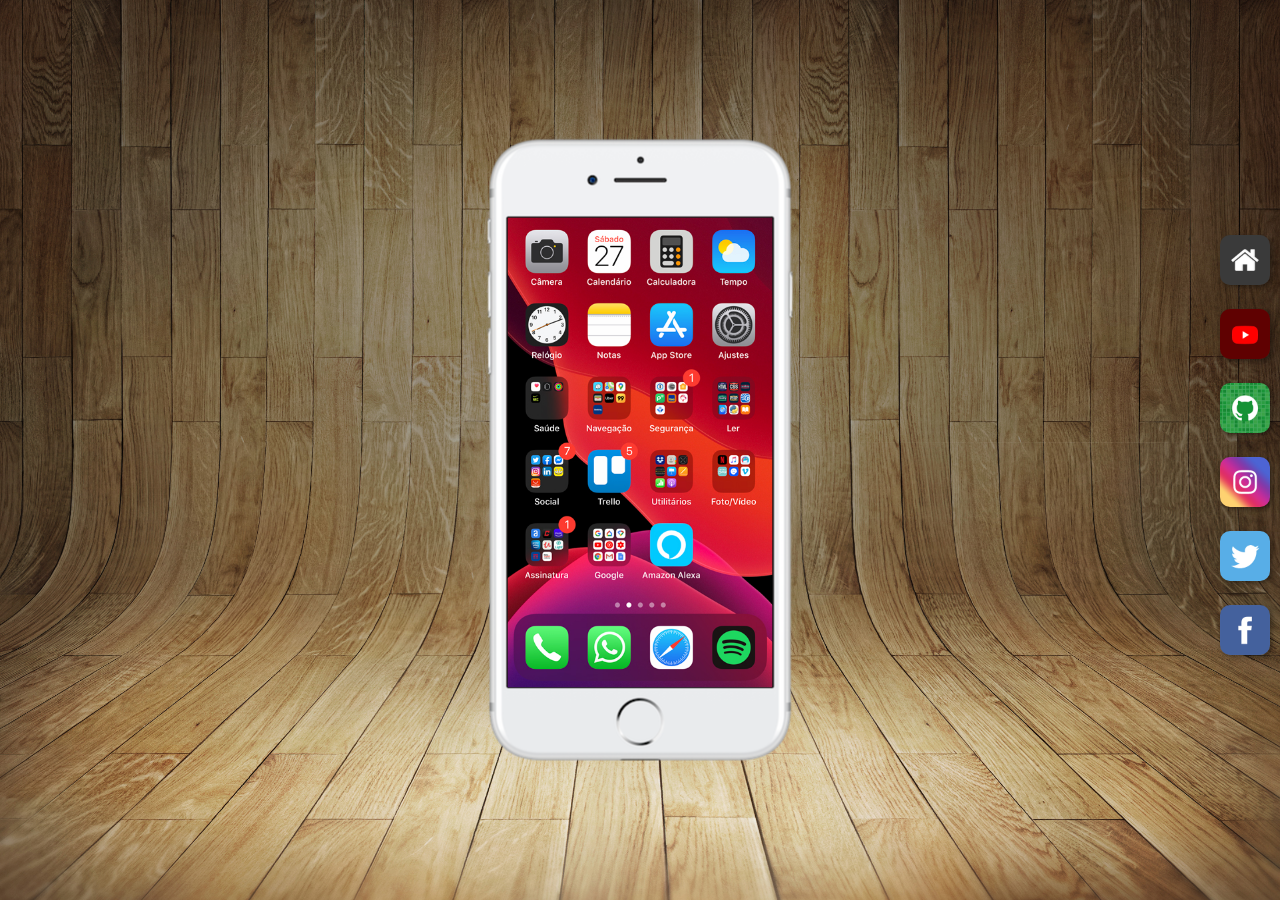
<file: index.html>
<!DOCTYPE html>
<html lang="pt-br">
<head>
    <meta charset="UTF-8">
    <meta name="viewport" content="width=device-width, initial-scale=1.0">
    <title>Projeto Redes Sociais</title>
    <link rel="shortcut icon" href="favicon.ico" type="image/x-icon">
    <link rel="stylesheet" href="estilos/style.css">
</head>
<body>
    <main>
        <section id="telefone">
            <iframe src="home.html" name="tela" id="tela" frameborder="0">
                Seu navegador não é compatível com isso
            </iframe>

        </section>
        <section id="redes">
            <a href="#" target="tela"><img src="imagens/logo-home.jpg" alt="Home"></a><br>
            <a href="#" target="tela"><img src="imagens/logo-youtube.jpg" alt="Youtube"></a><br>
            <a href="#" target="tela"><img src="imagens/logo-github.jpg" alt="Github"></a><br>
            <a href="#" target="tela"><img src="imagens/logo-instagram.jpg" alt="Instagram"></a><br>
            <a href="#" target="tela"><img src="imagens/logo-twitter.jpg" alt="Twitter"></a><br>
            <a href="#" target="tela"><img src="imagens/logo-facebook.jpg" alt="Facebook"></a>
            
        </section>
    </main>
</body>
</html>
</file>
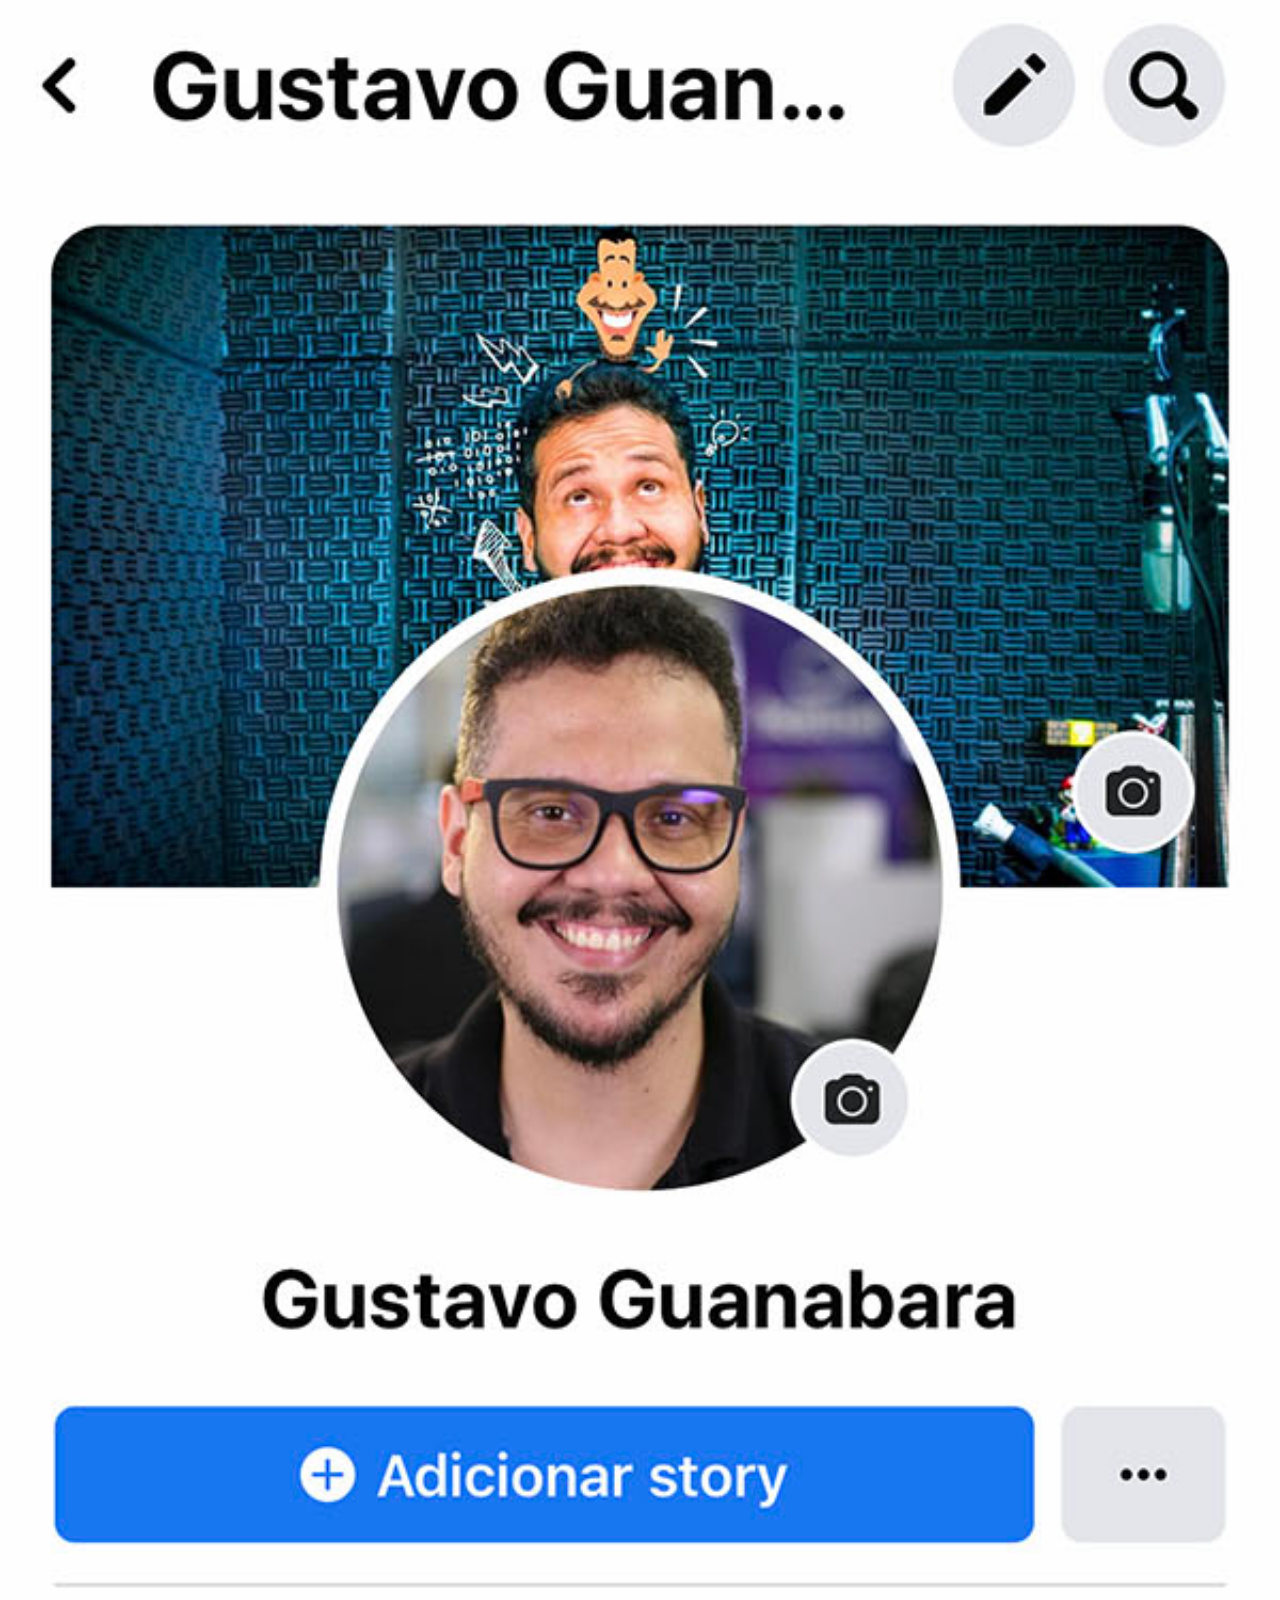
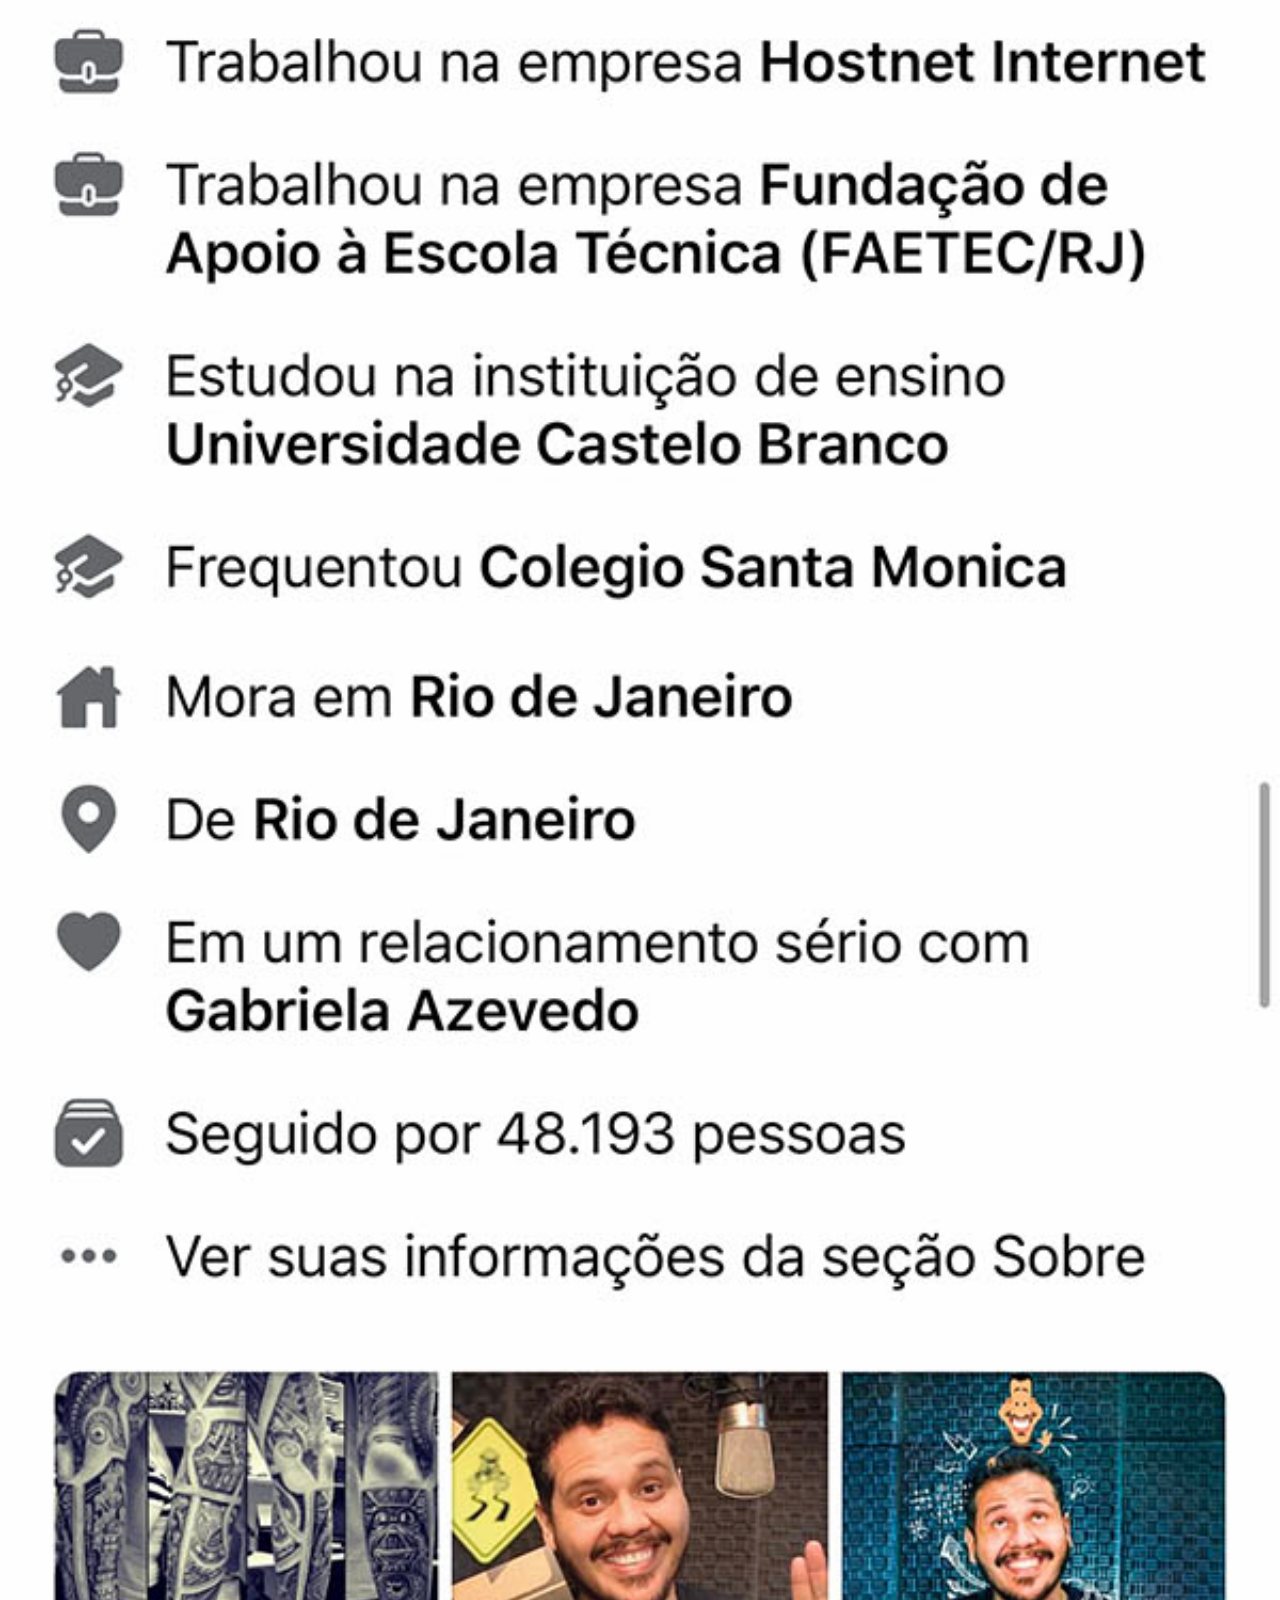
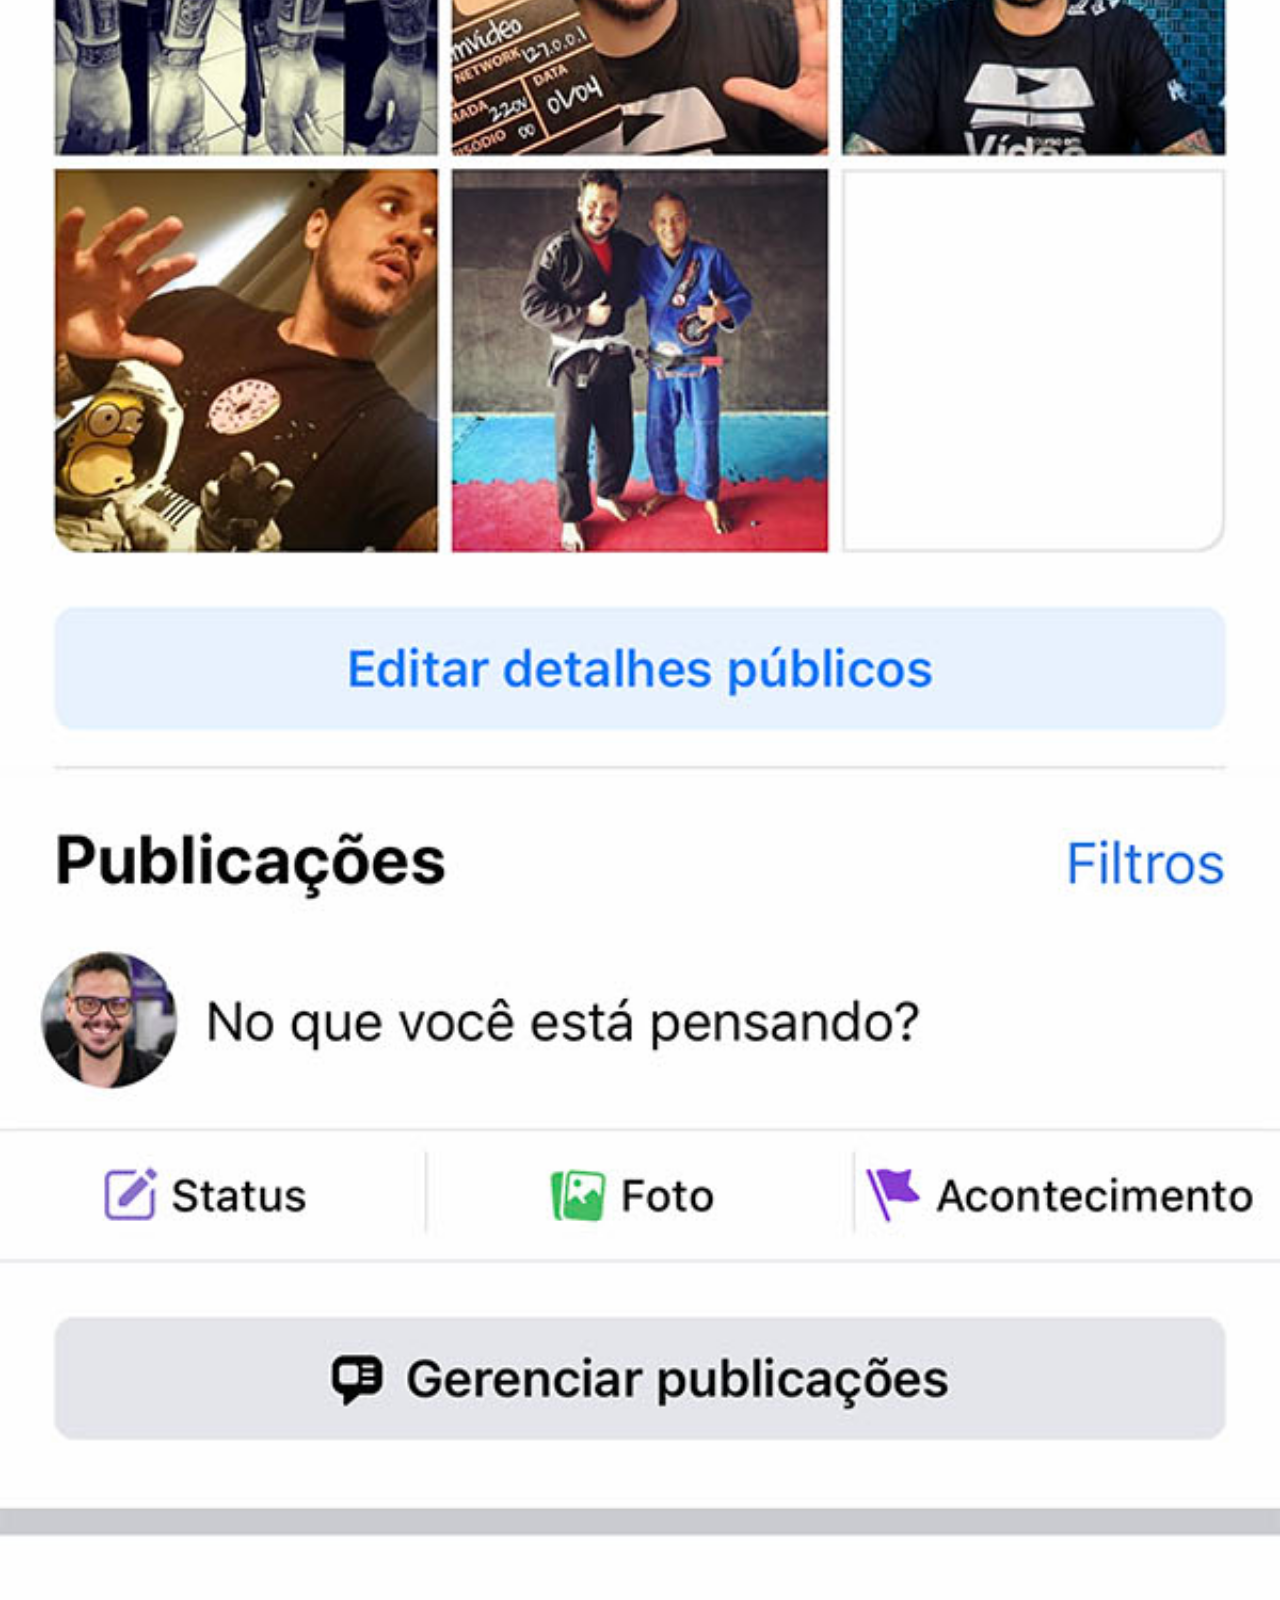
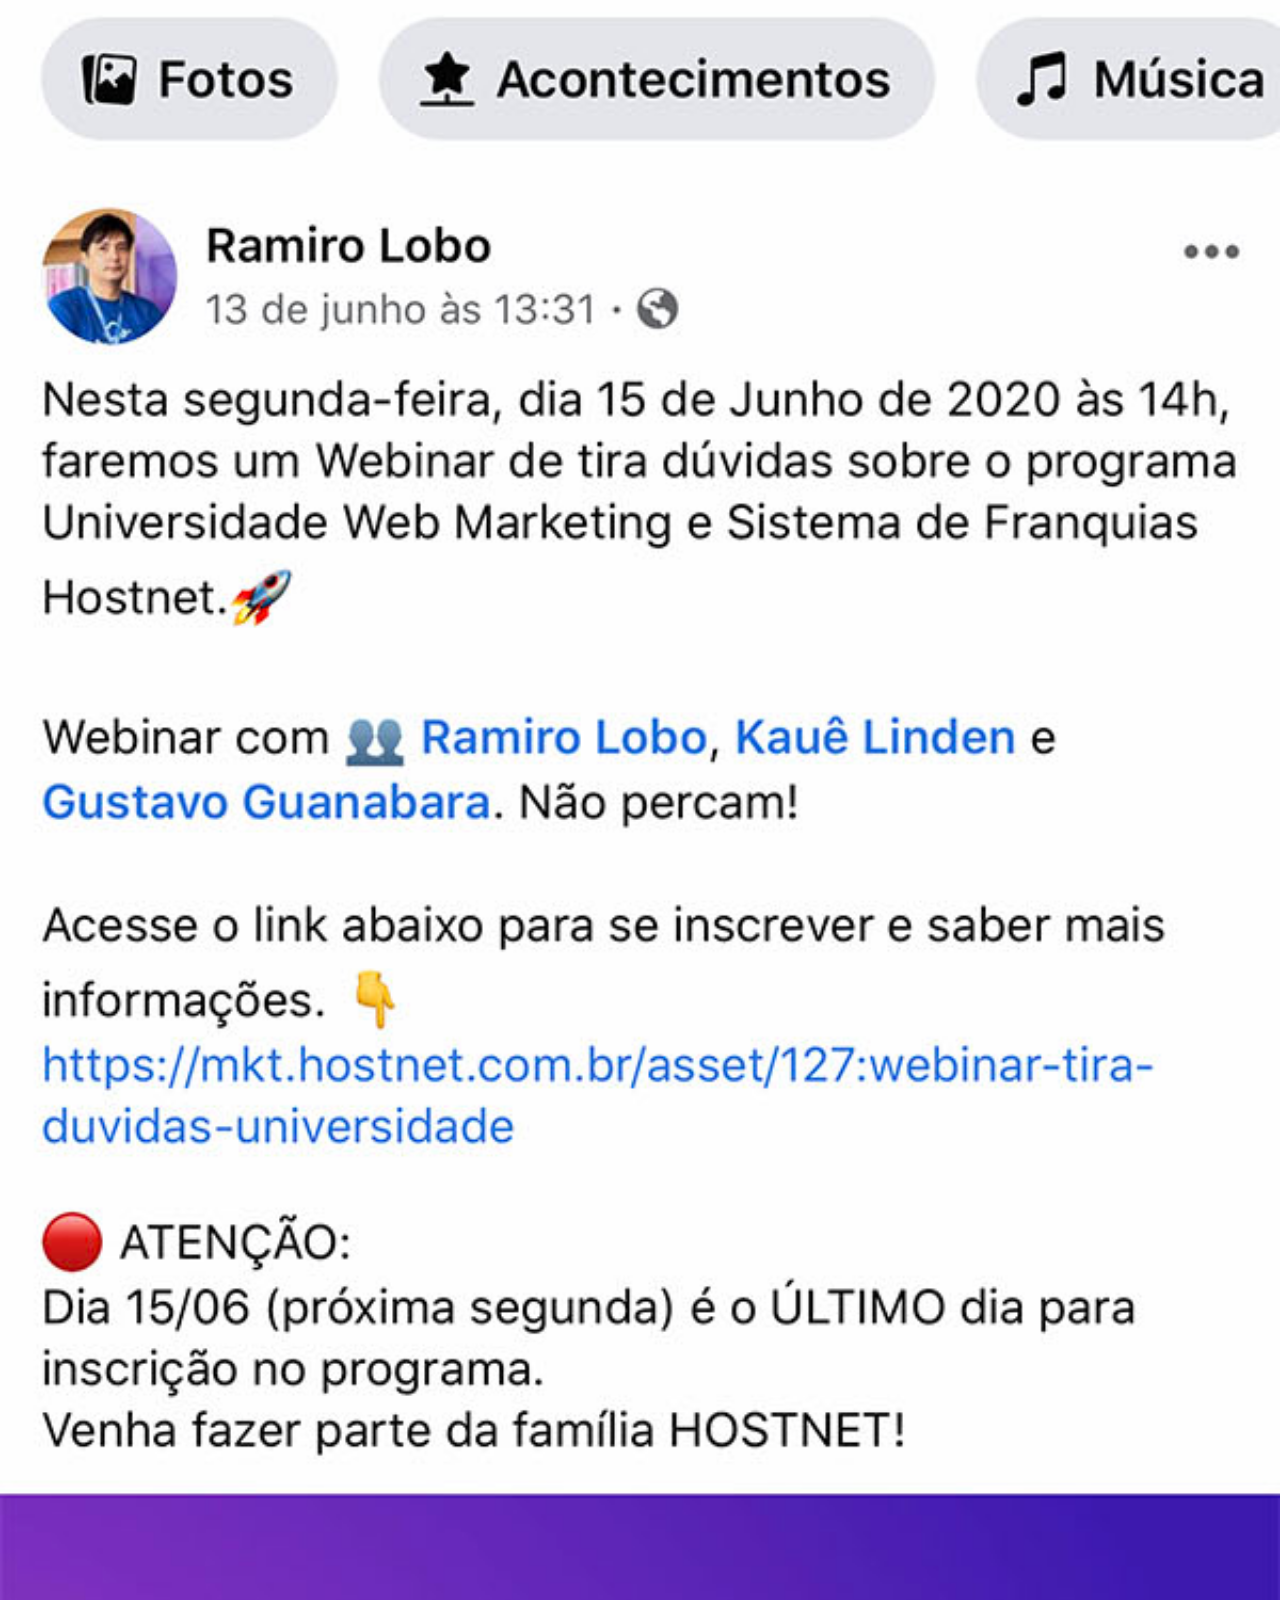
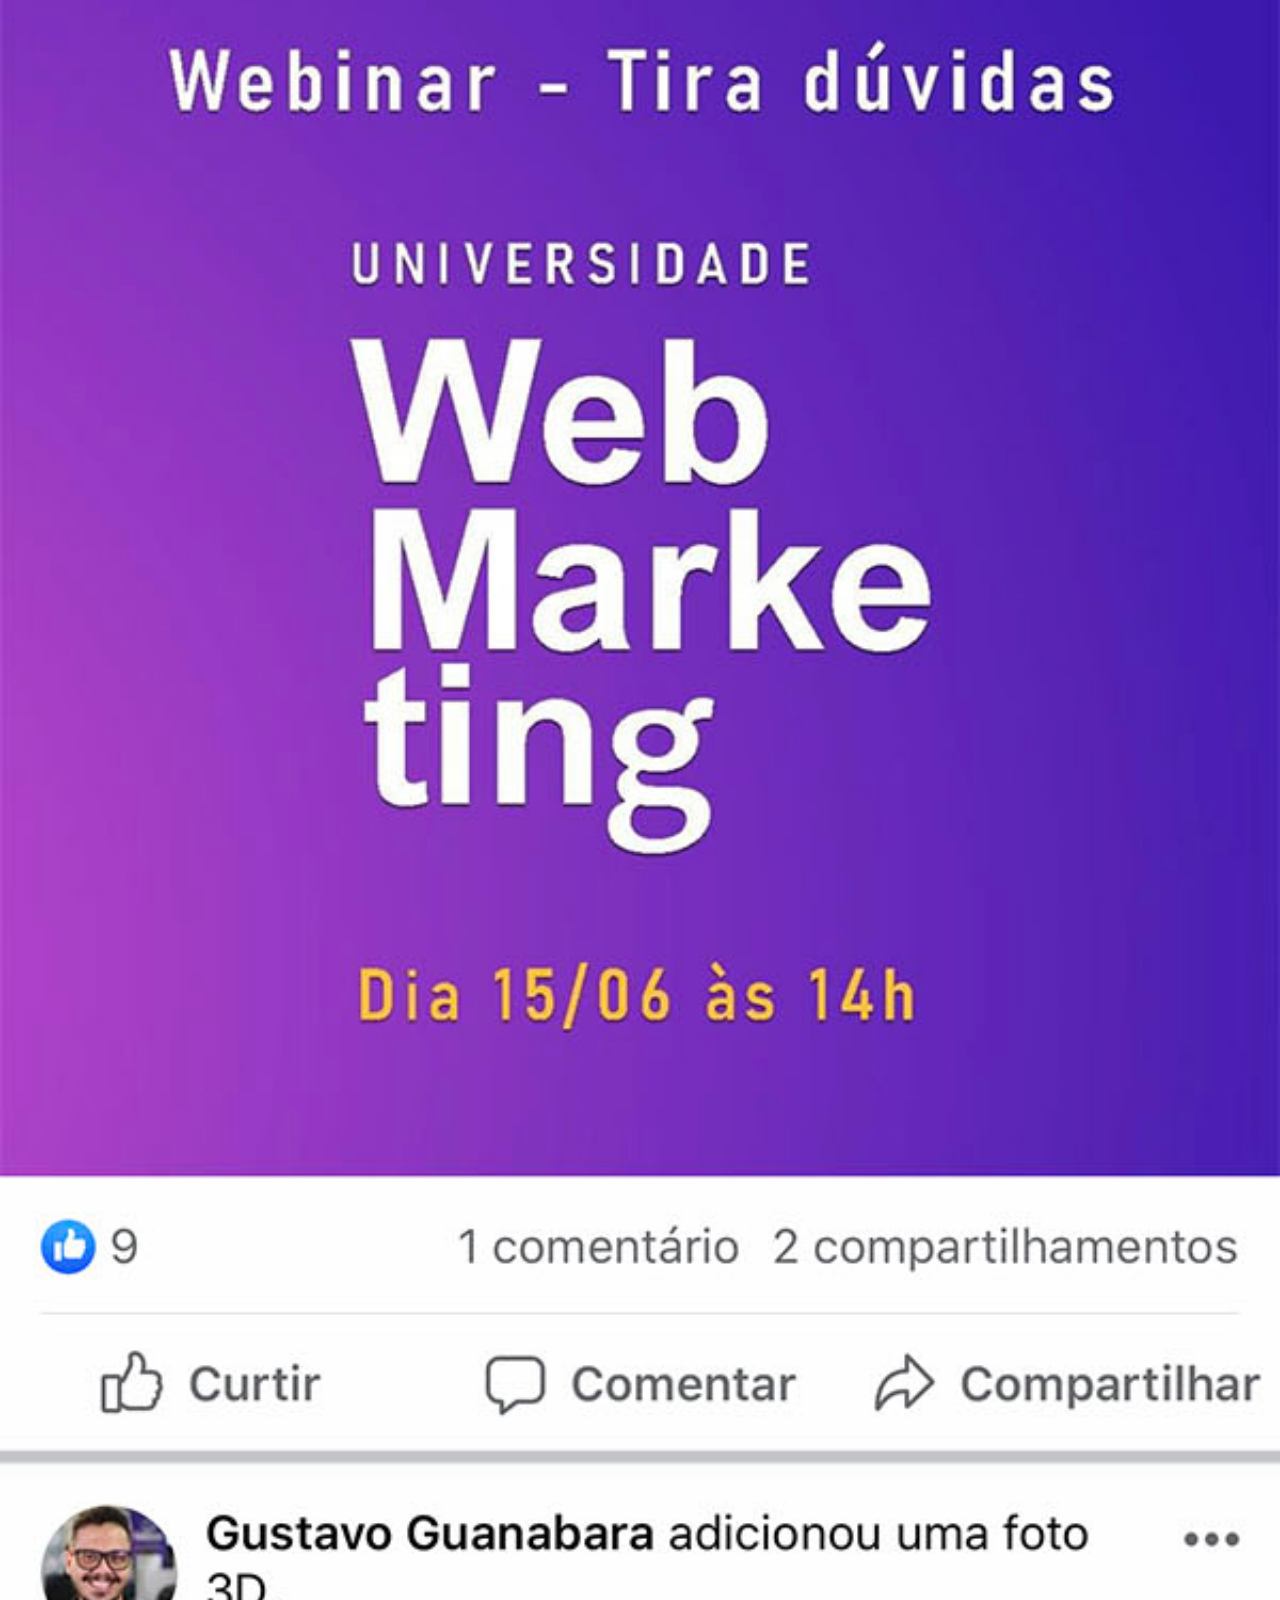
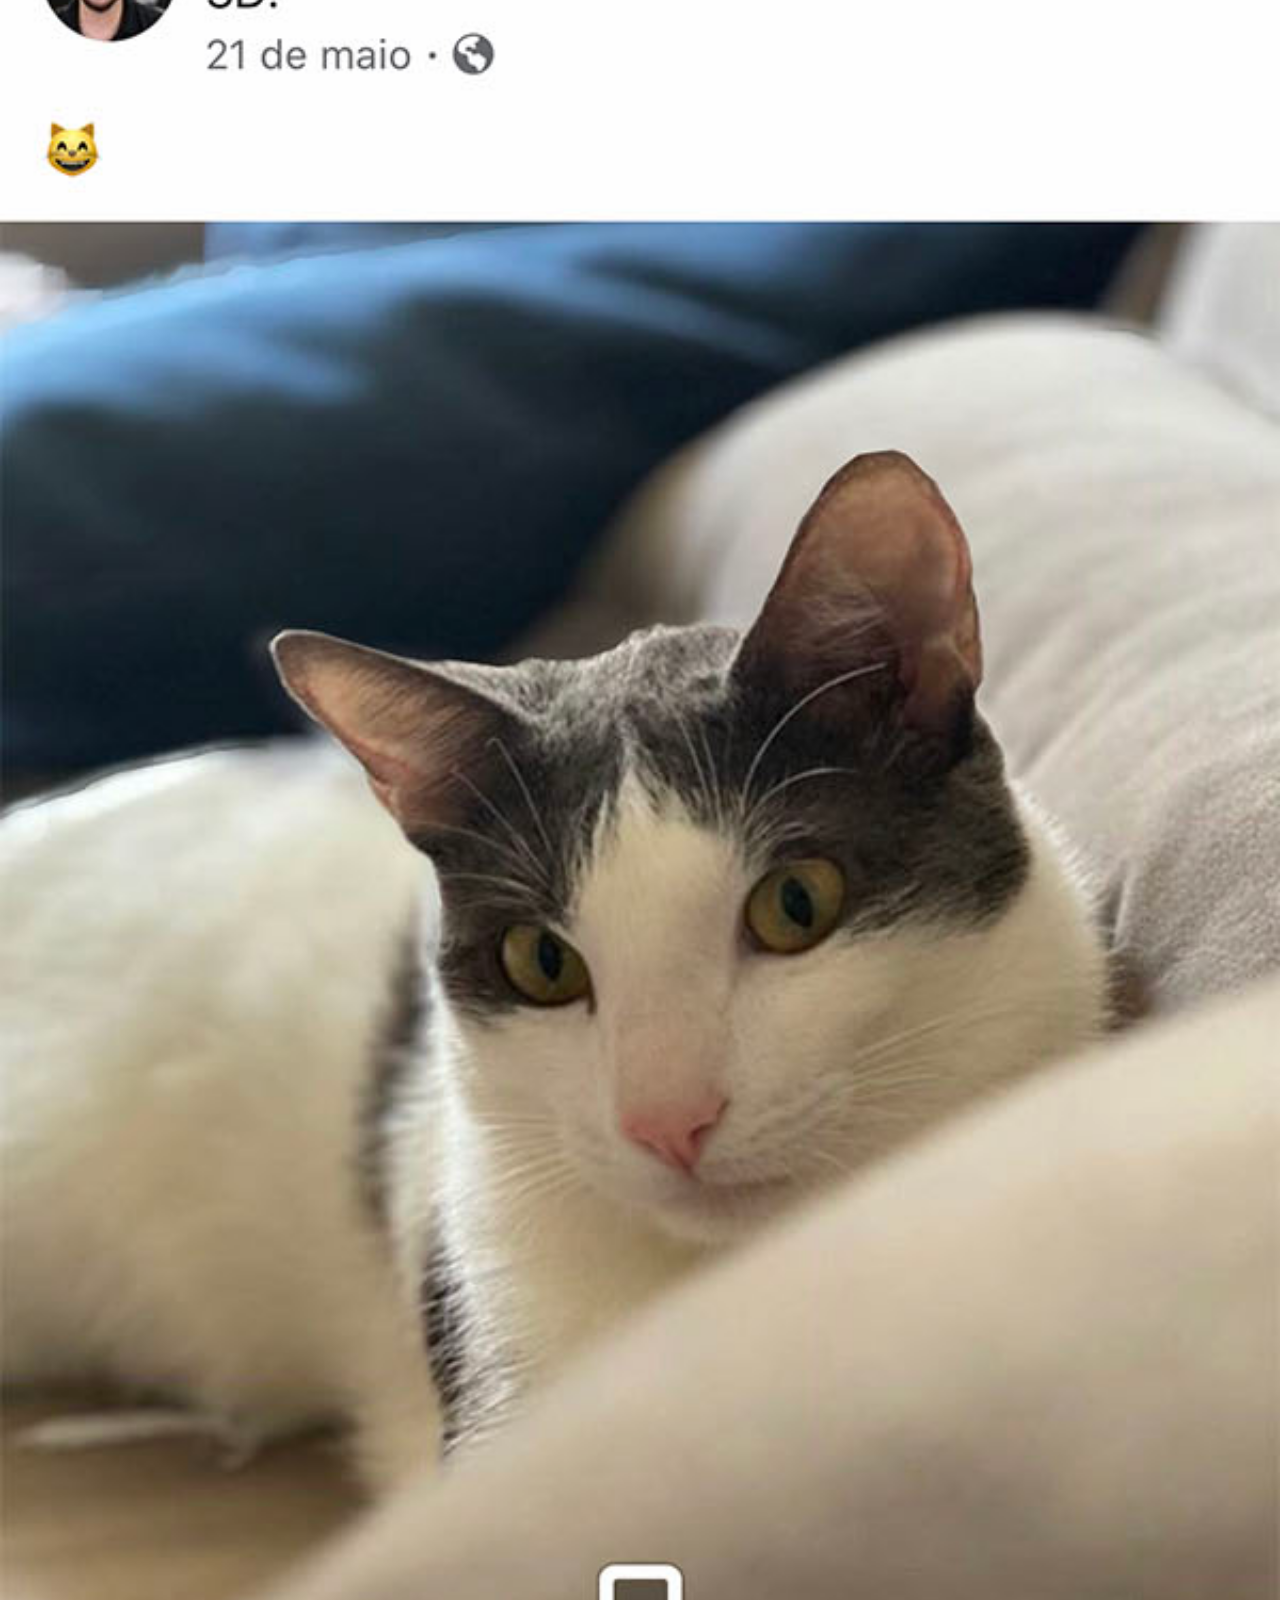
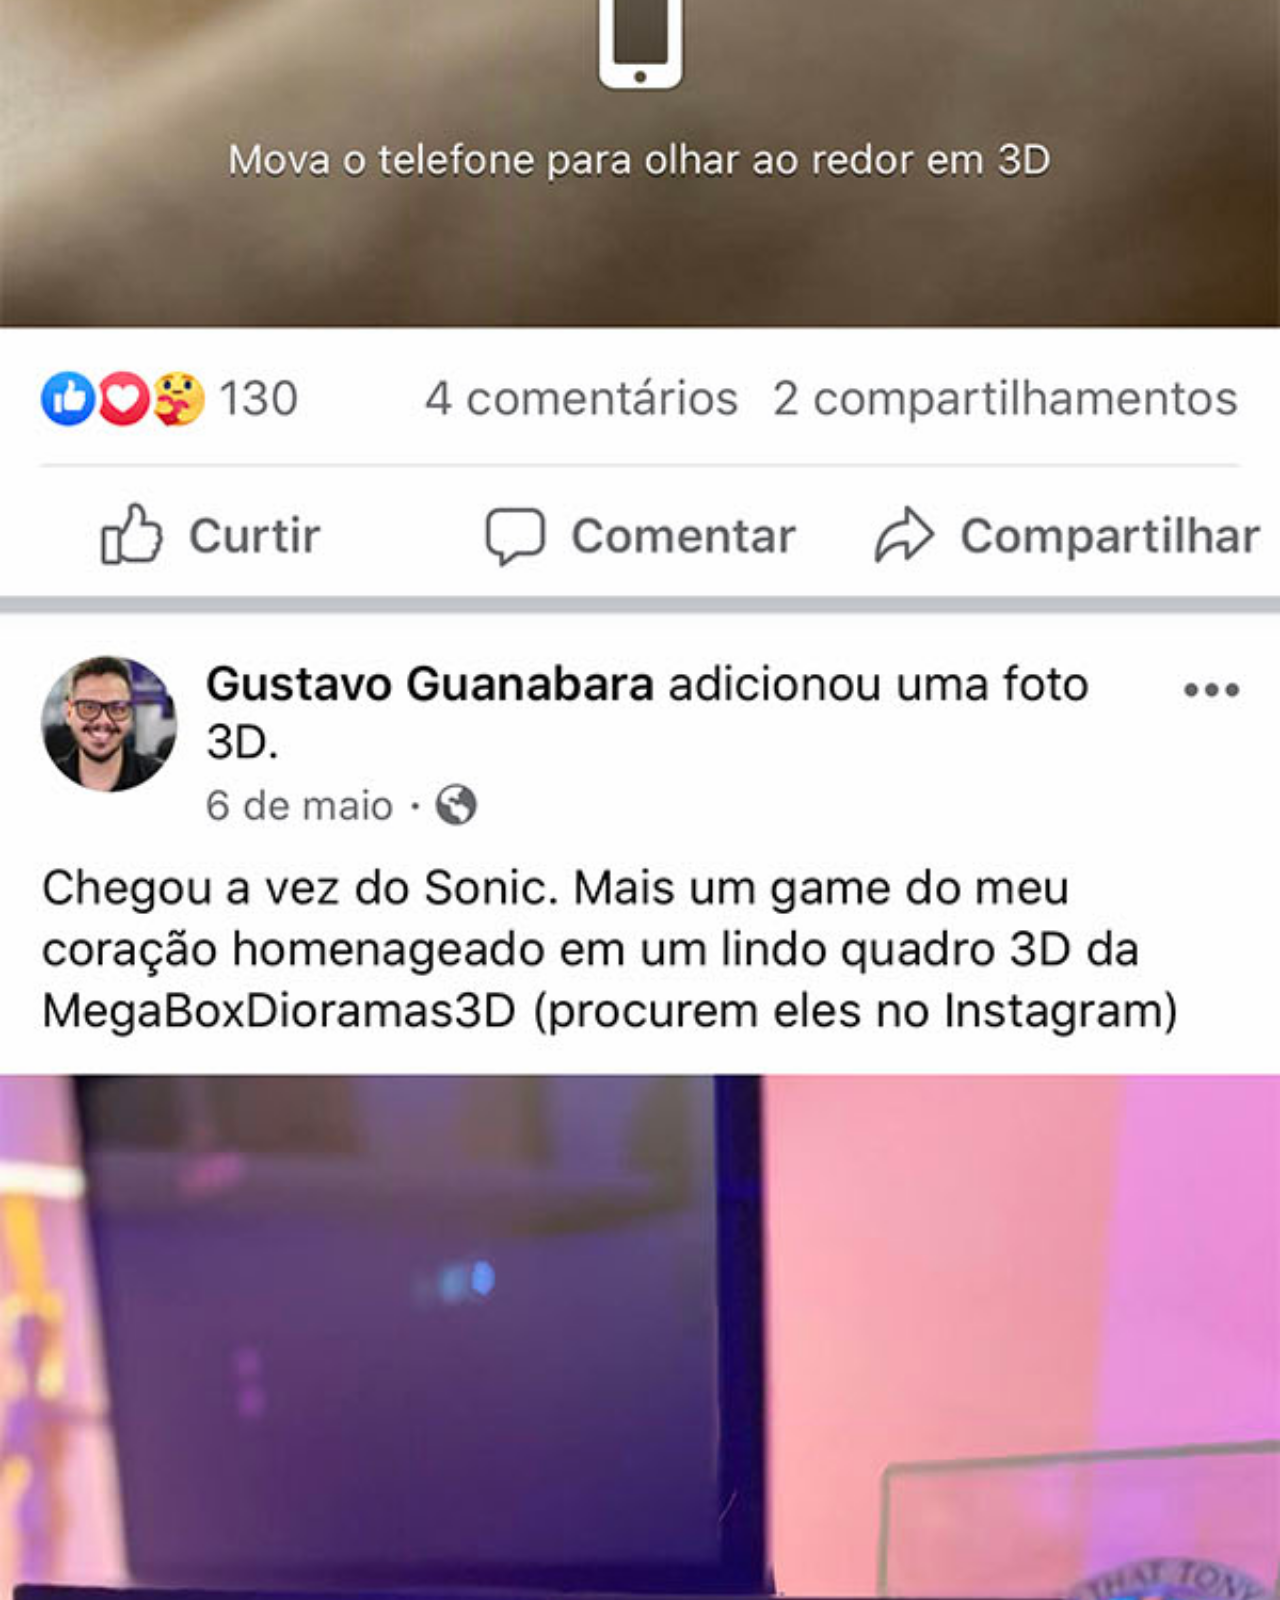
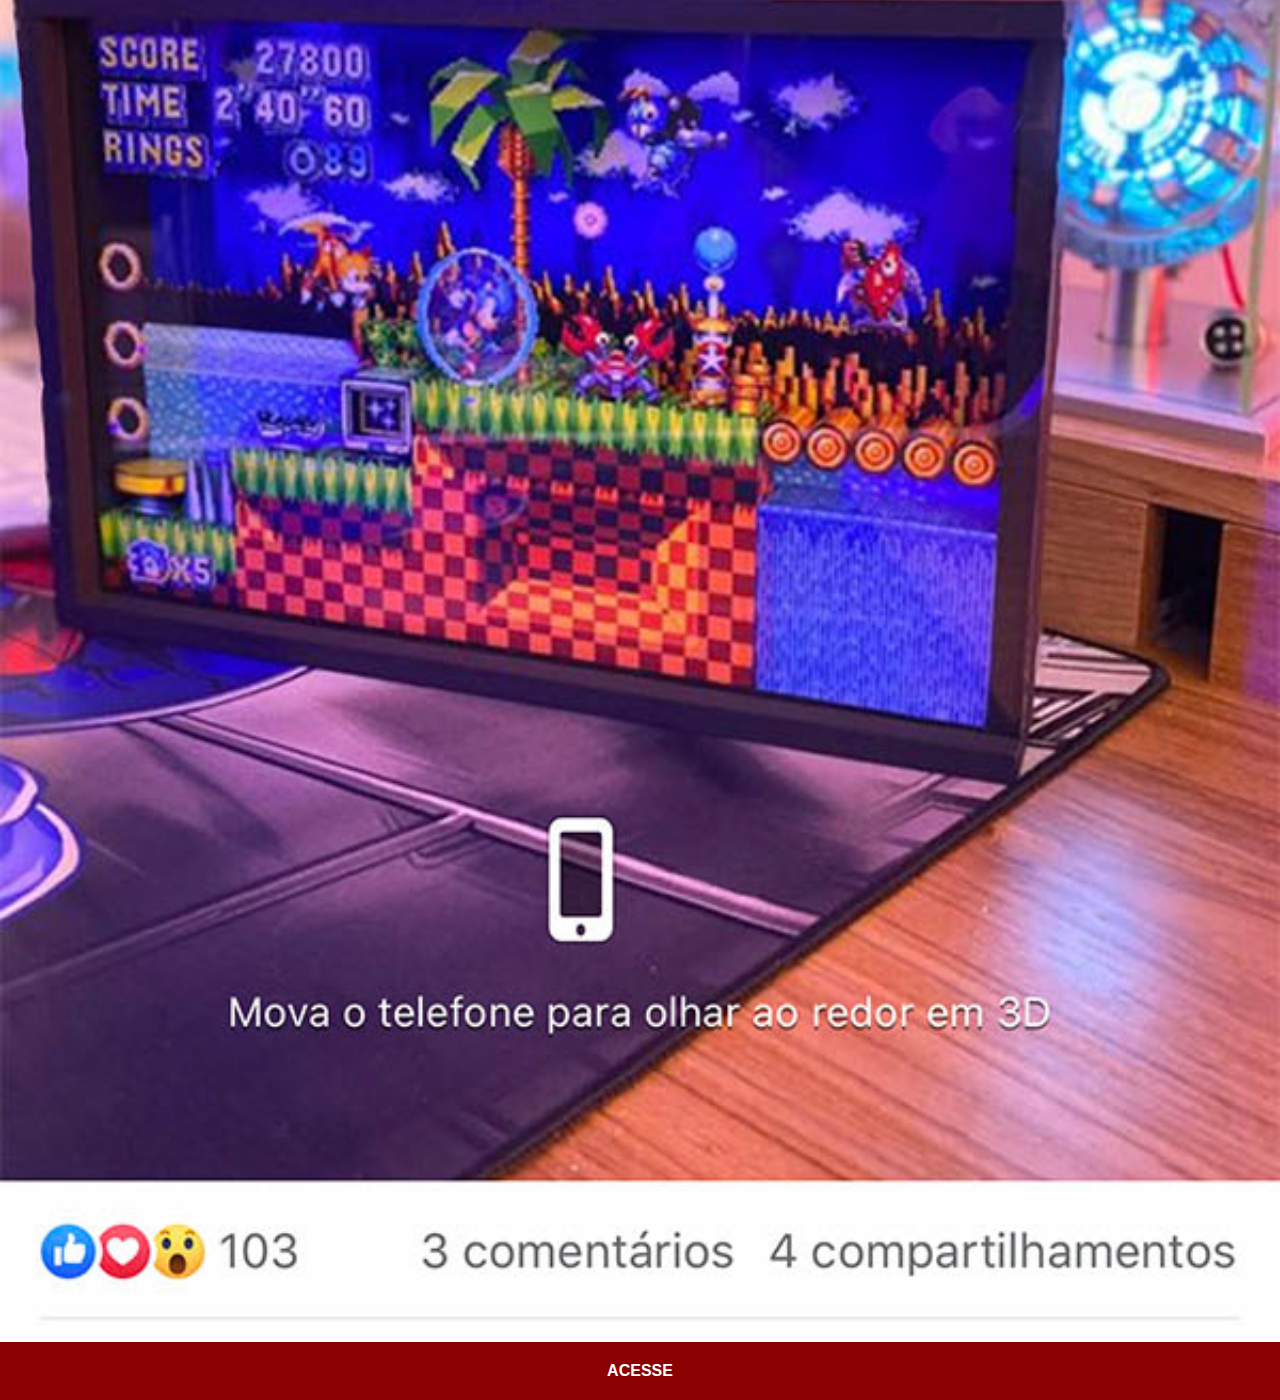
<file: facebook.html>
<!DOCTYPE html>
<html lang="pt-br">
<head>
    <meta charset="UTF-8">
    <meta name="viewport" content="width=device-width, initial-scale=1.0">
    <title>Facebook</title>
    <link rel="stylesheet" href="estilos/social.css">
    
</head>
<body>
    <img src="imagens/tela-facebook.jpg" alt="Facebook">
    <a href="https://www.facebook.com/gustavoguanabara/?locale=pt_BR" target="_blank">ACESSE</a>
</body>
</html>
</file>
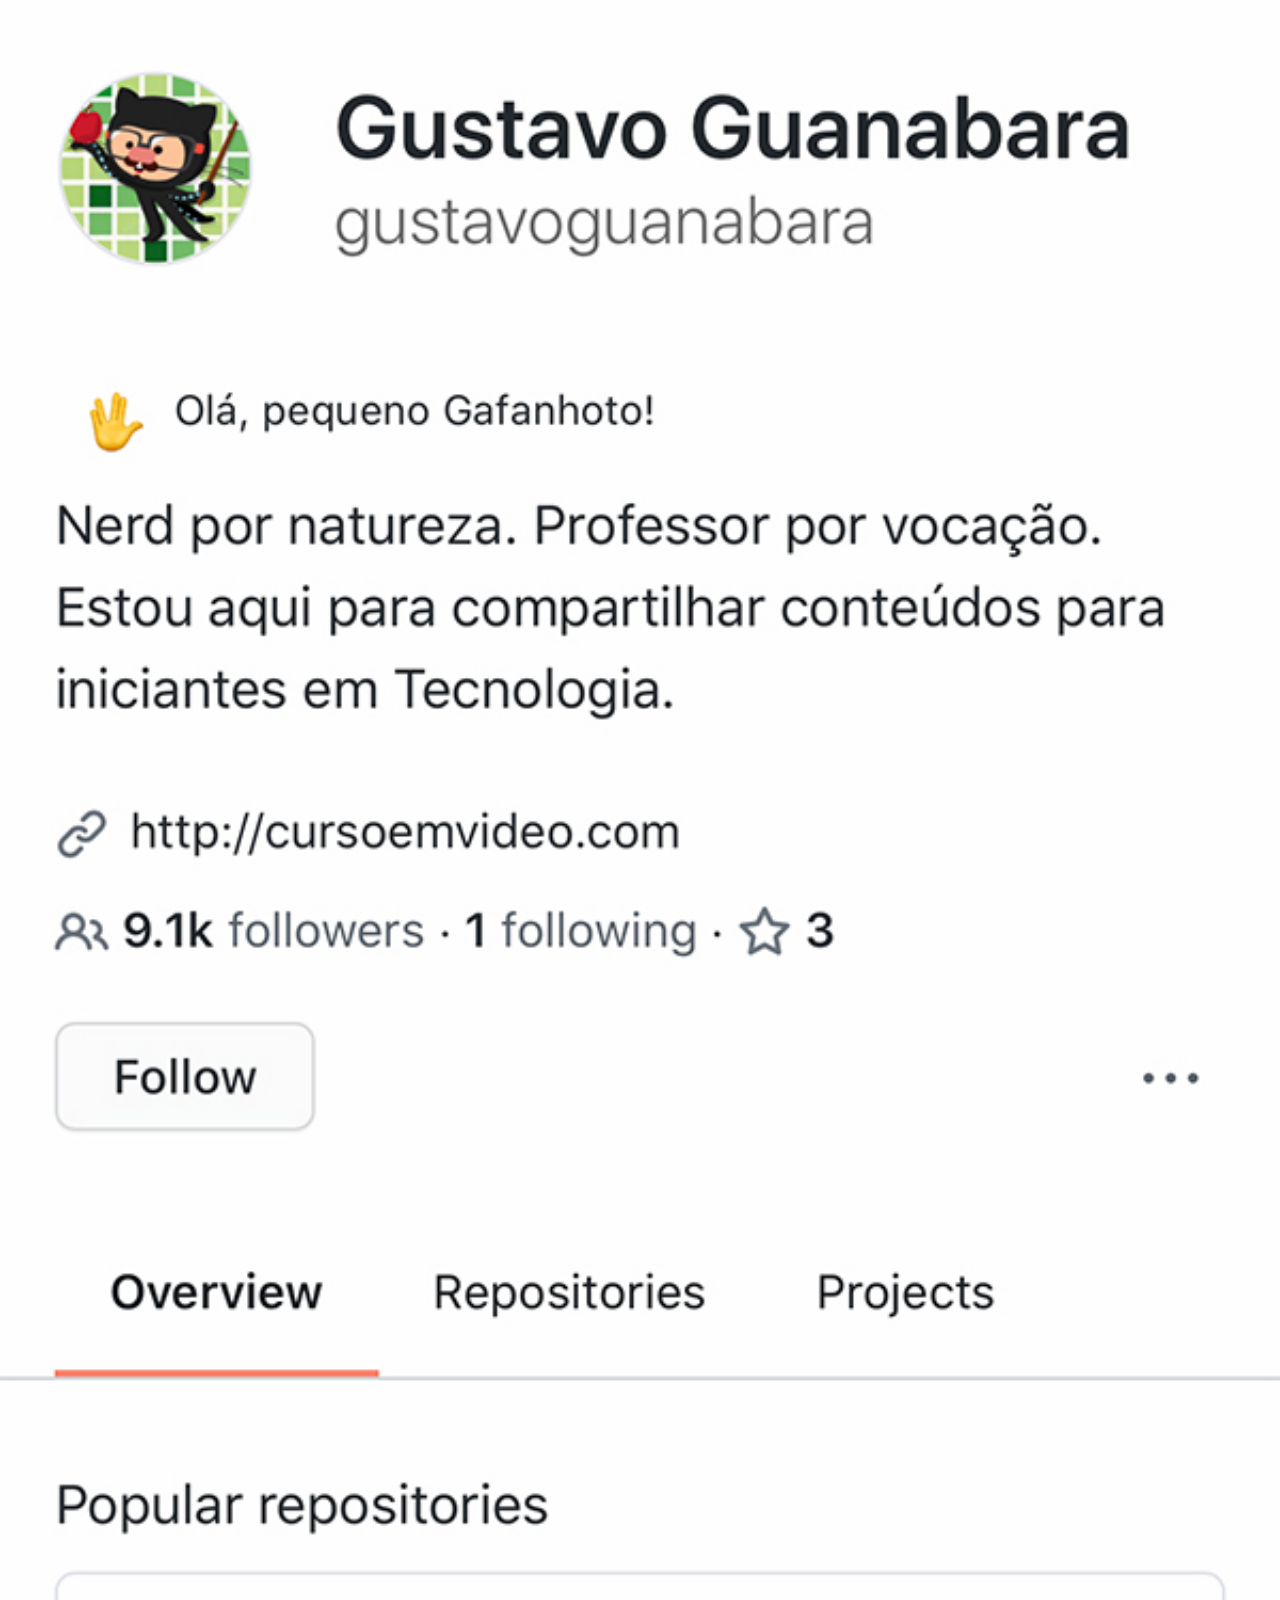
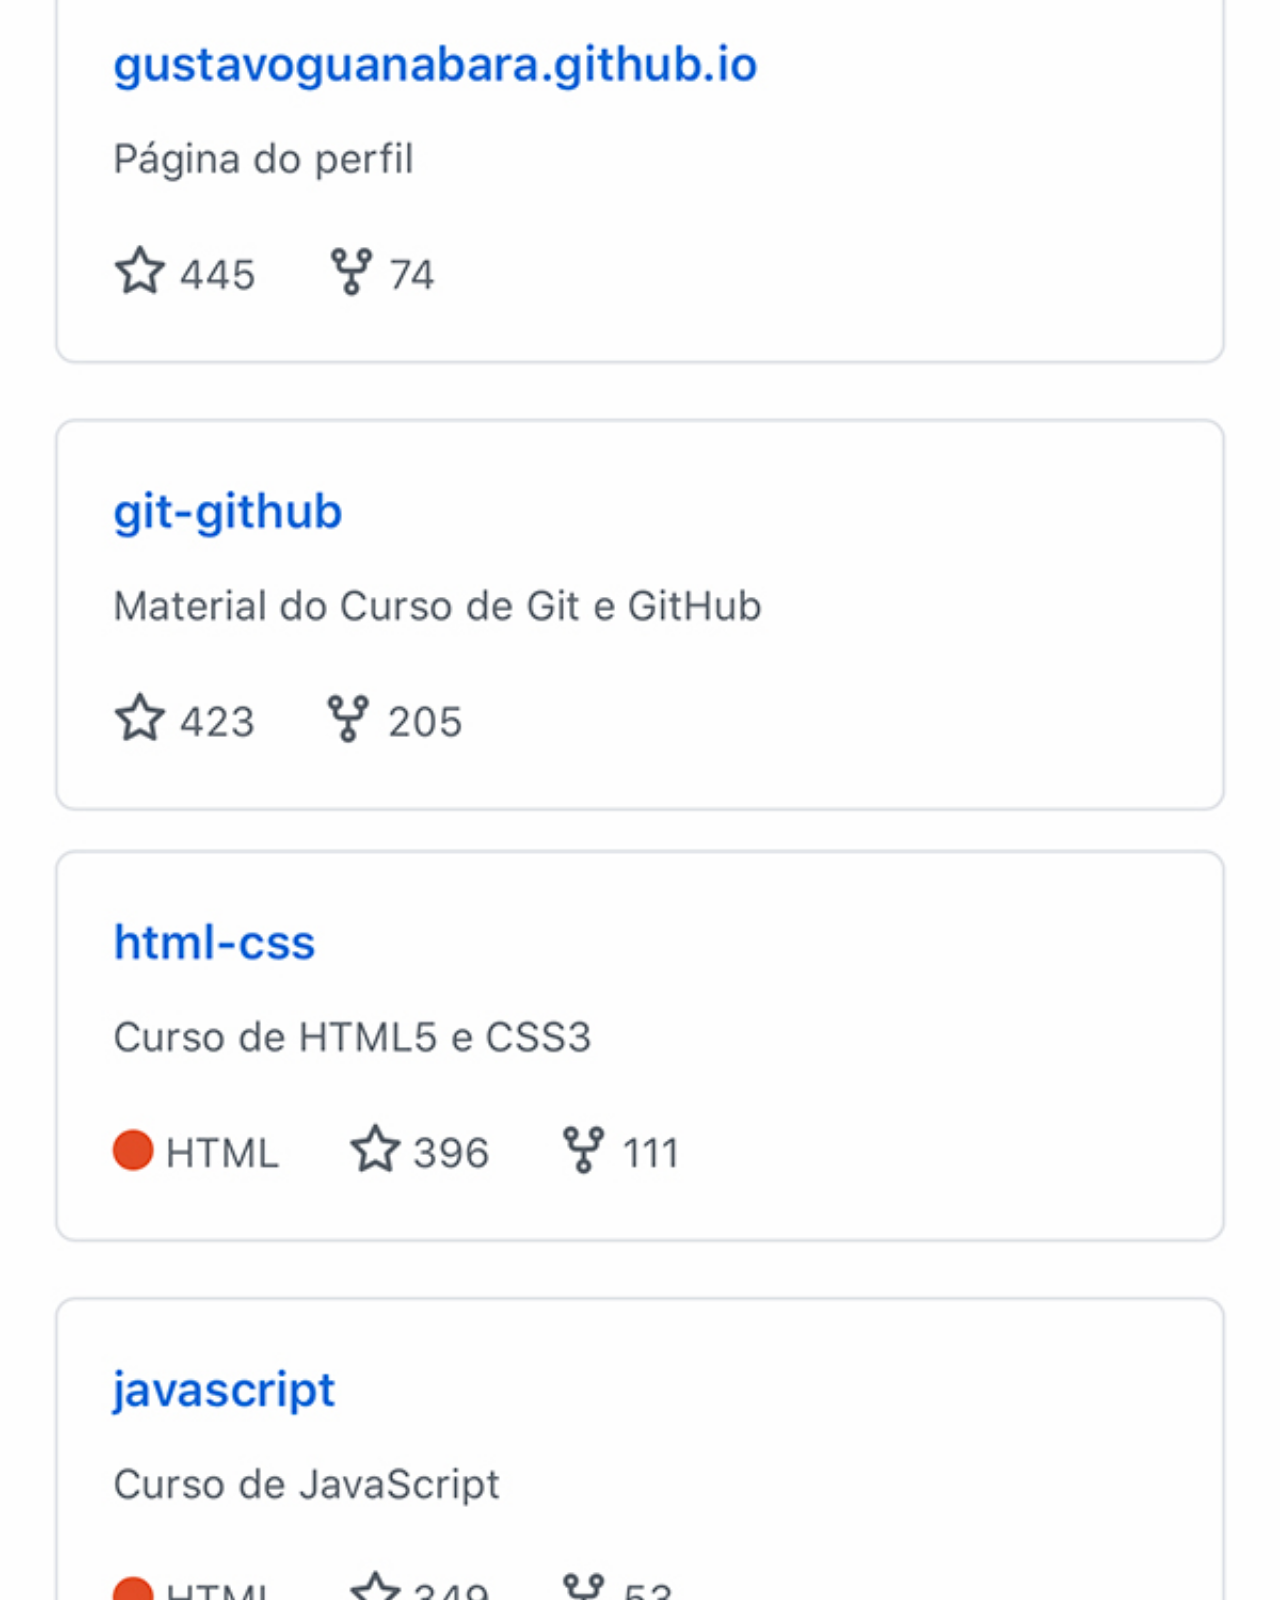
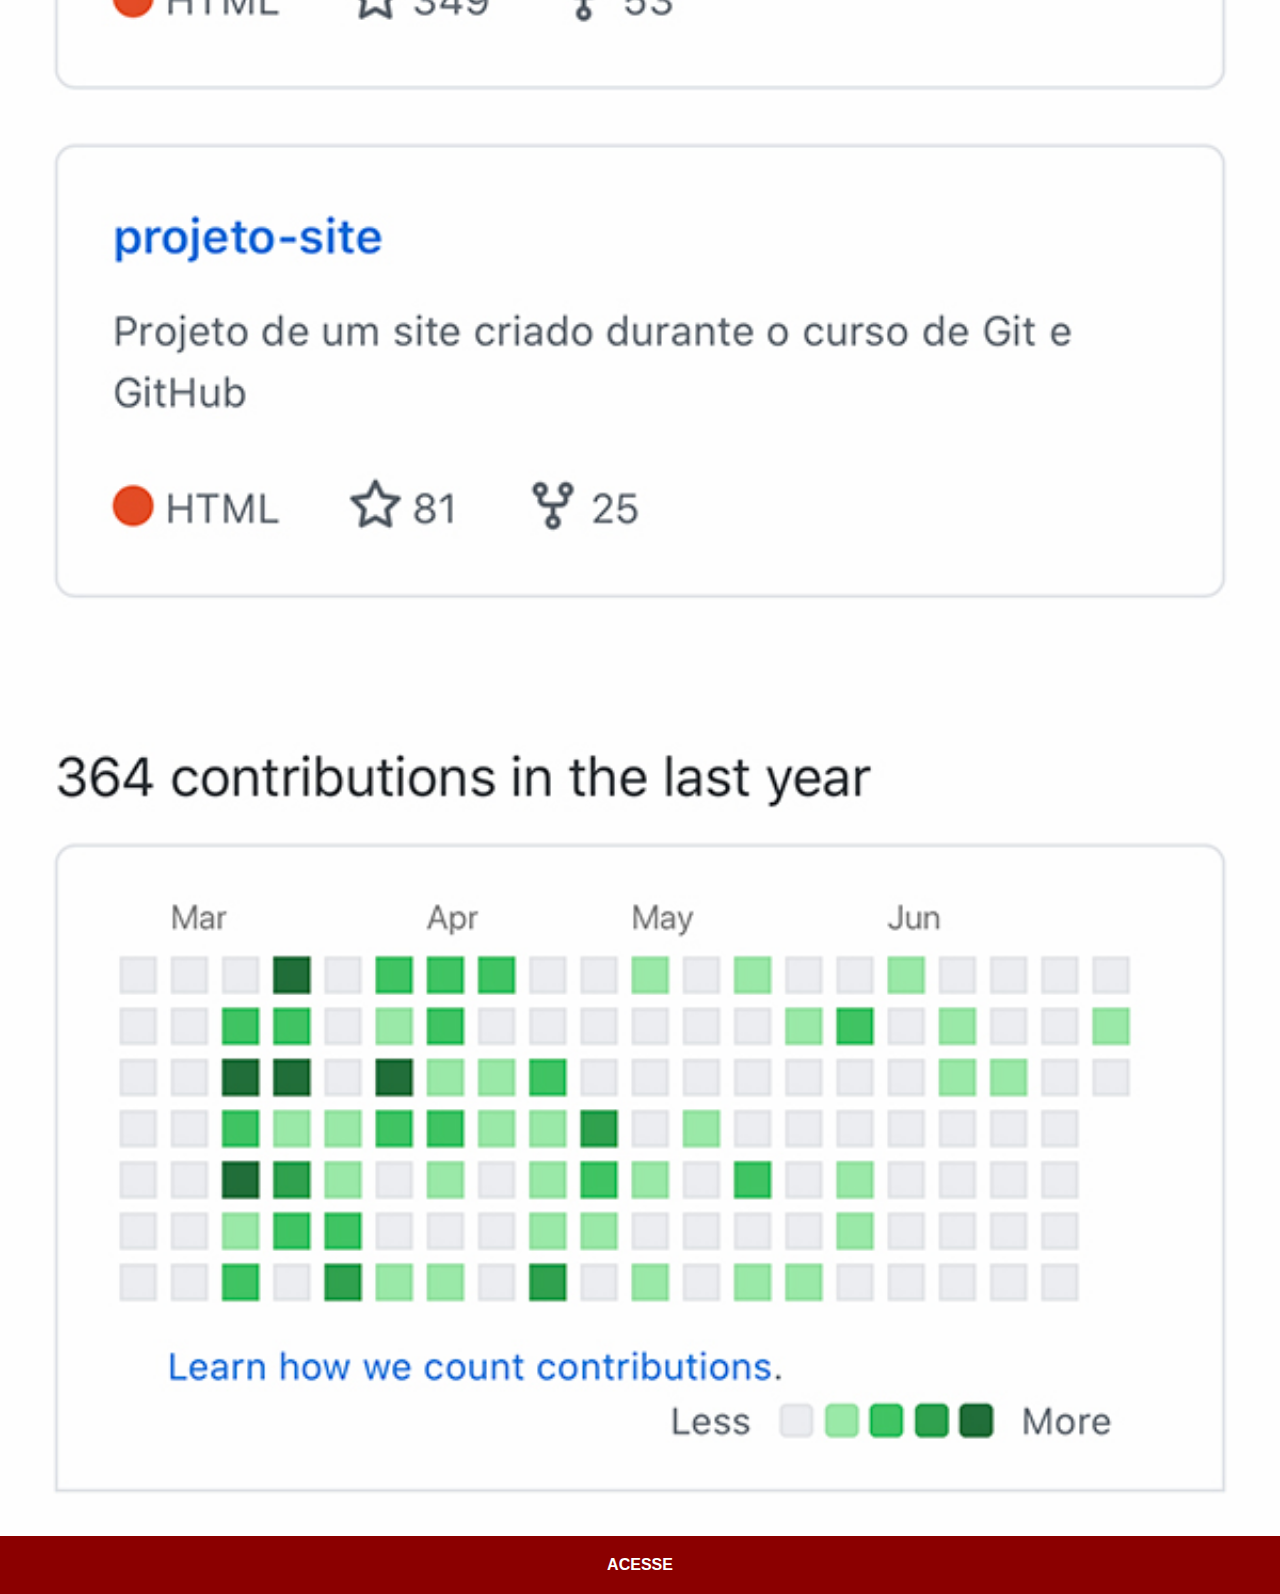
<file: github.html>
<!DOCTYPE html>
<html lang="pt-br">
<head>
    <meta charset="UTF-8">
    <meta name="viewport" content="width=device-width, initial-scale=1.0">
    <title>GitHub</title>
    <link rel="stylesheet" href="estilos/social.css">
    
</head>
<body>
    <img src="imagens/tela-github.jpg" alt="GitHub">
    <a href="https://github.com/gustavoguanabara" target="_blank">ACESSE</a>
</body>
</html>
</file>
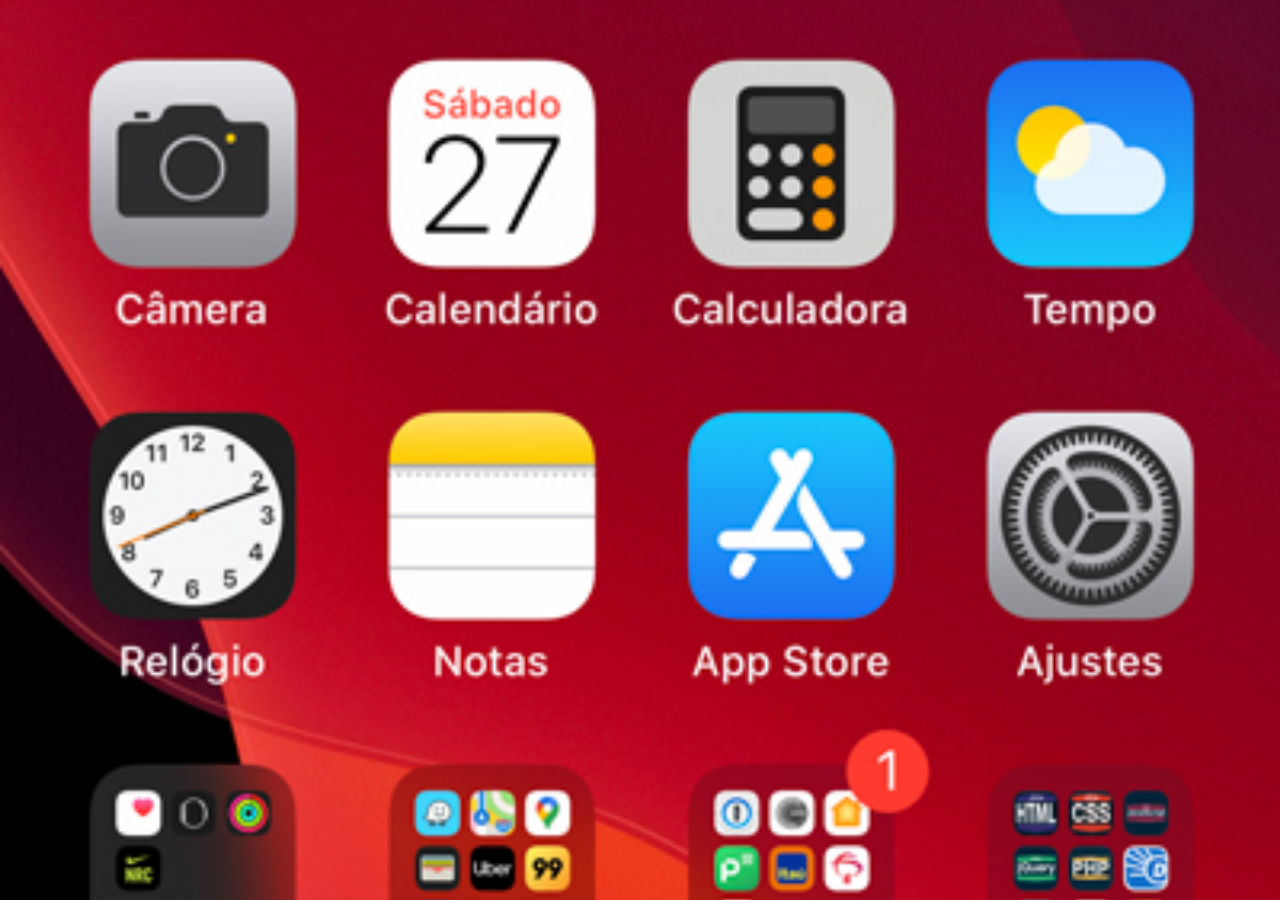
<file: home.html>
<!DOCTYPE html>
<html lang="pt-br">
<head>
    <meta charset="UTF-8">
    <meta name="viewport" content="width=device-width, initial-scale=1.0">
    <title>Home</title>
</head>
<style>
    * {
        margin: 0px;
        padding: 0px;
    }

    body {
        height: 100vh;
        width: 100vw;
        background: black url(imagens/tela-home.jpg) no-repeat top center;
        background-size: cover;
    }
</style>
<body>
    
</body>
</html>
</file>
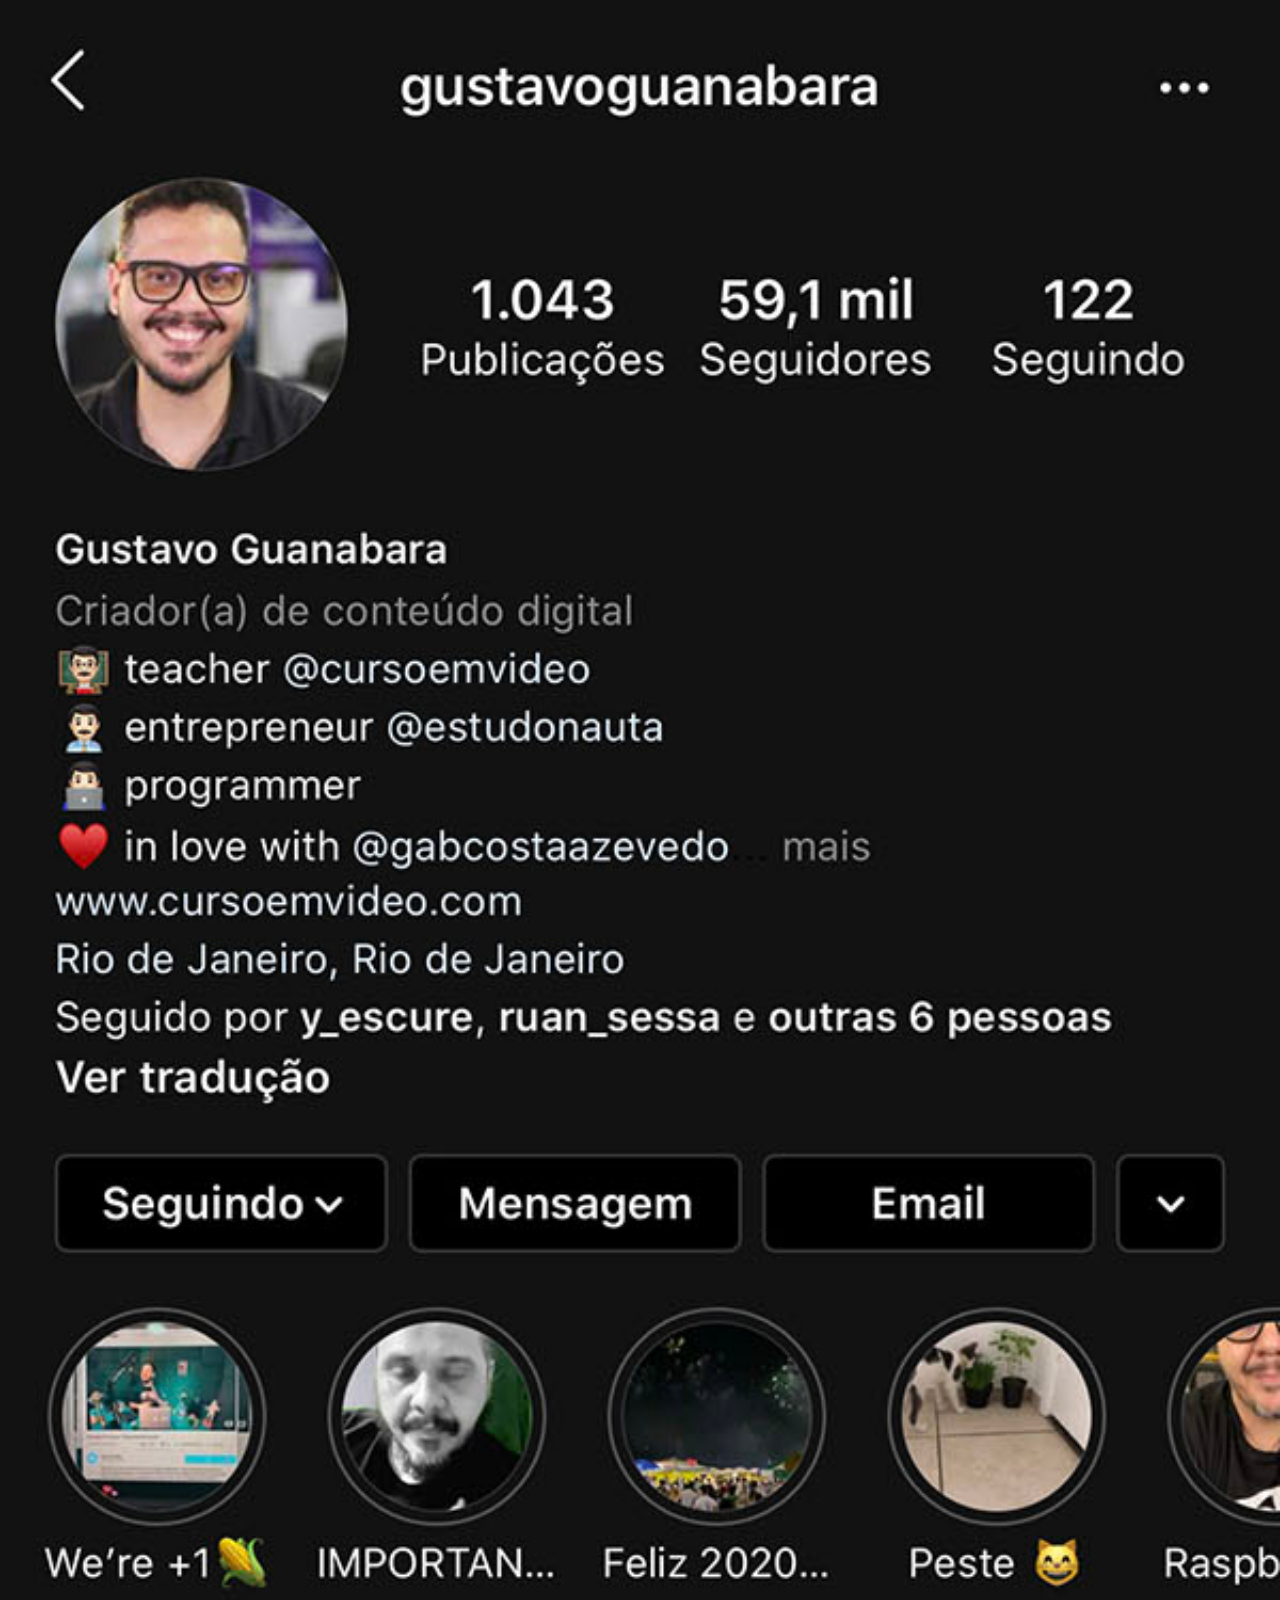
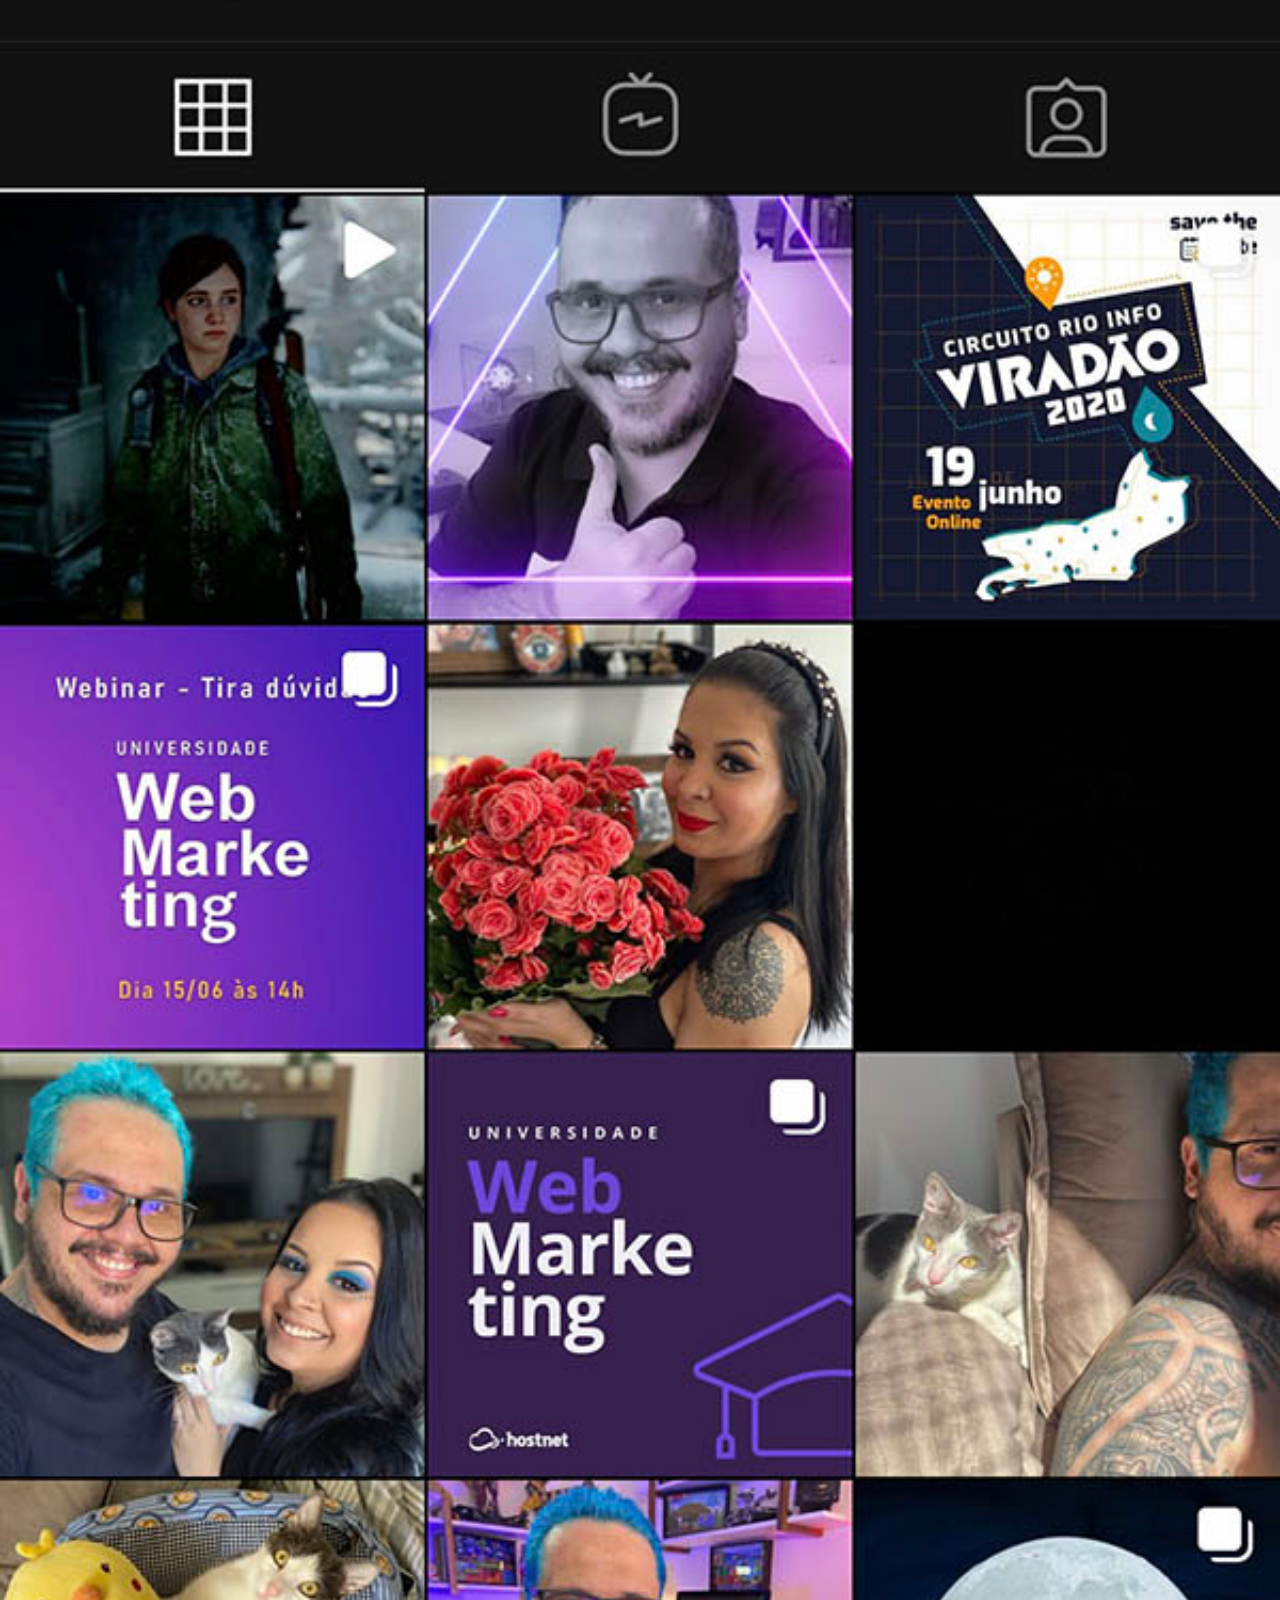
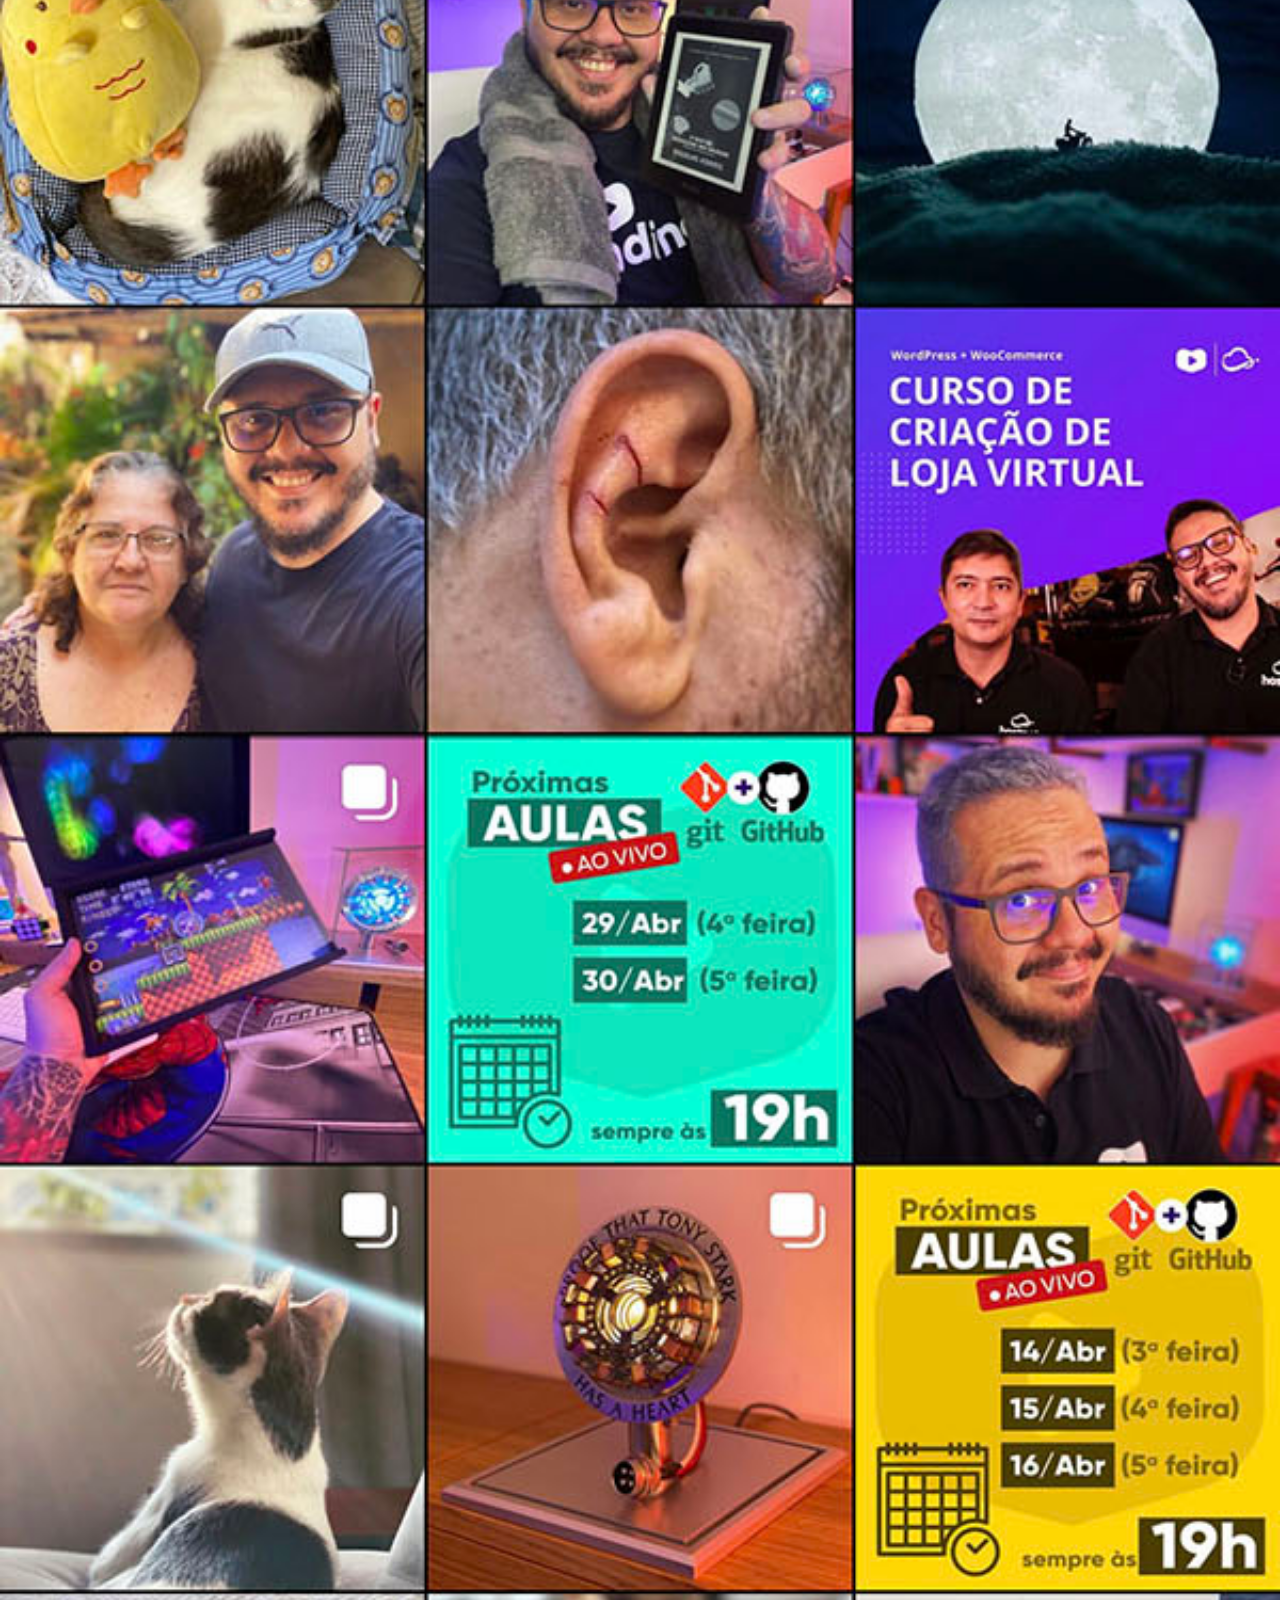
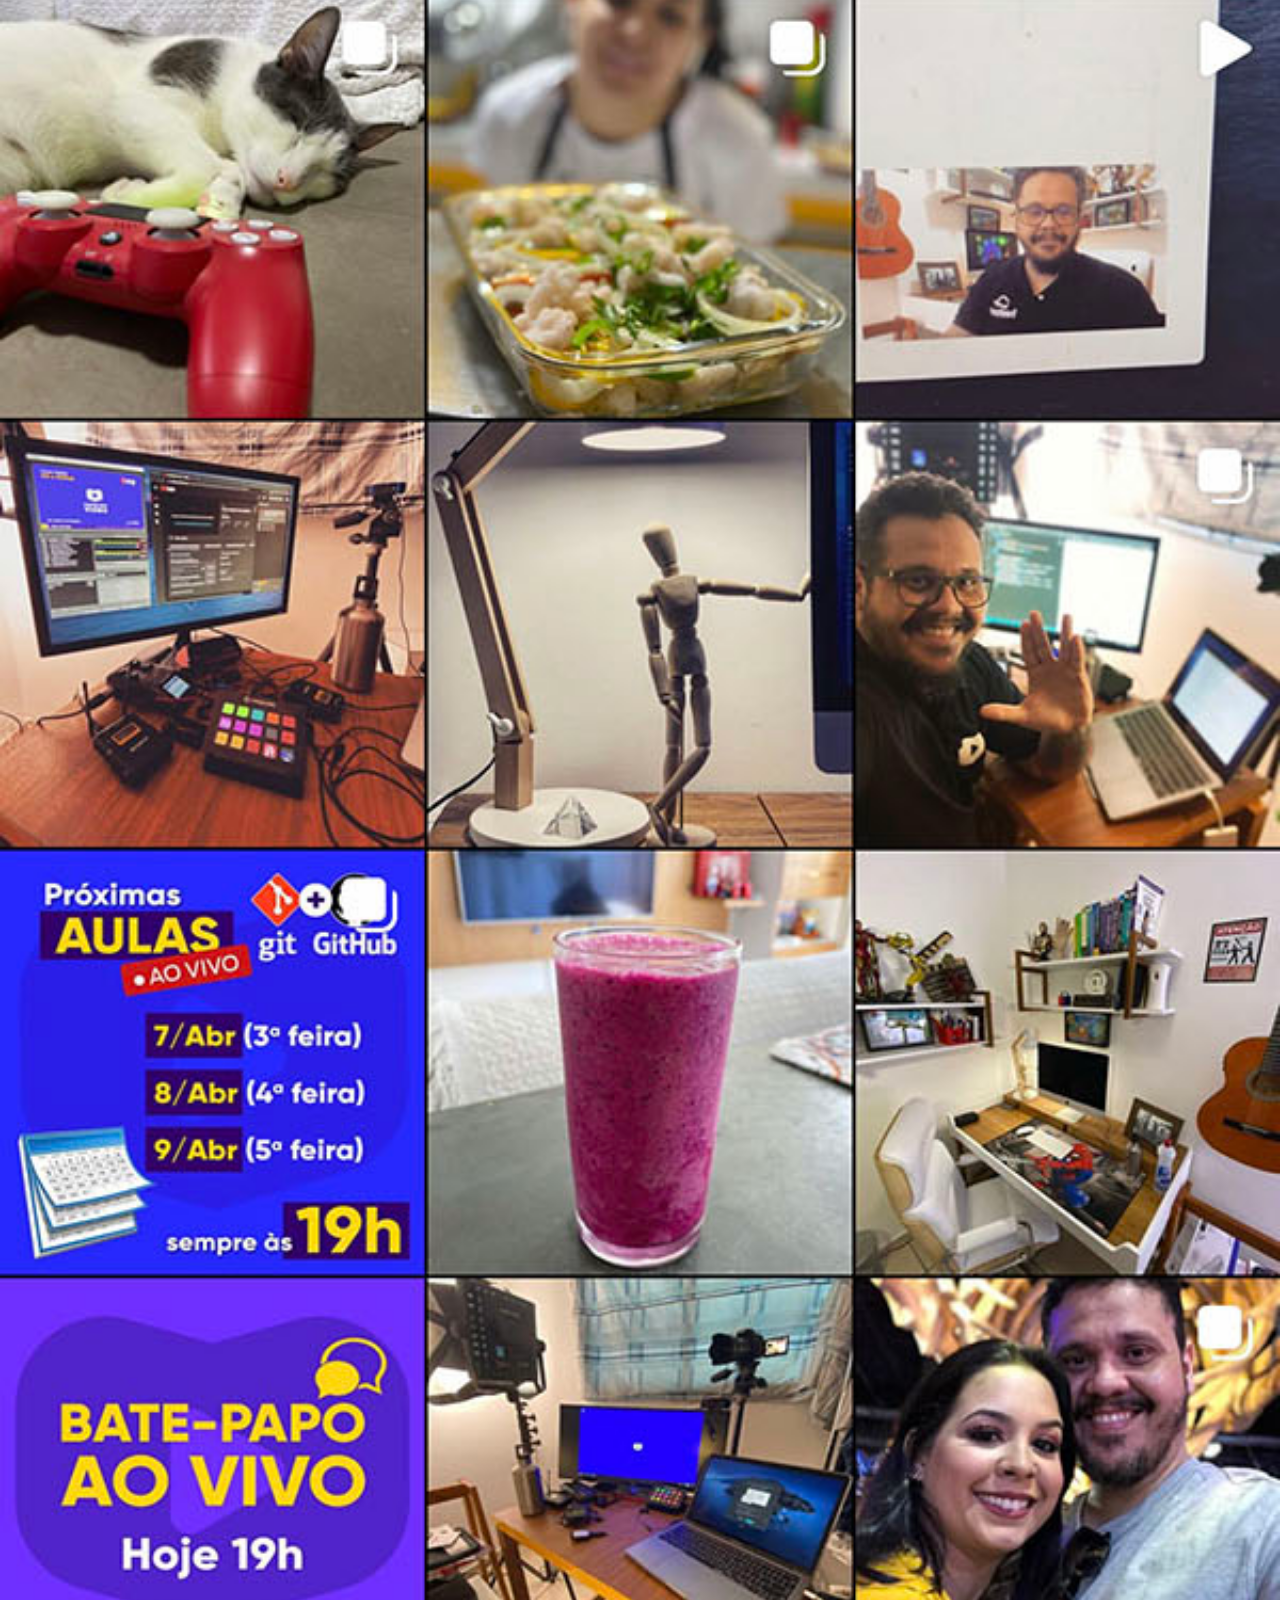
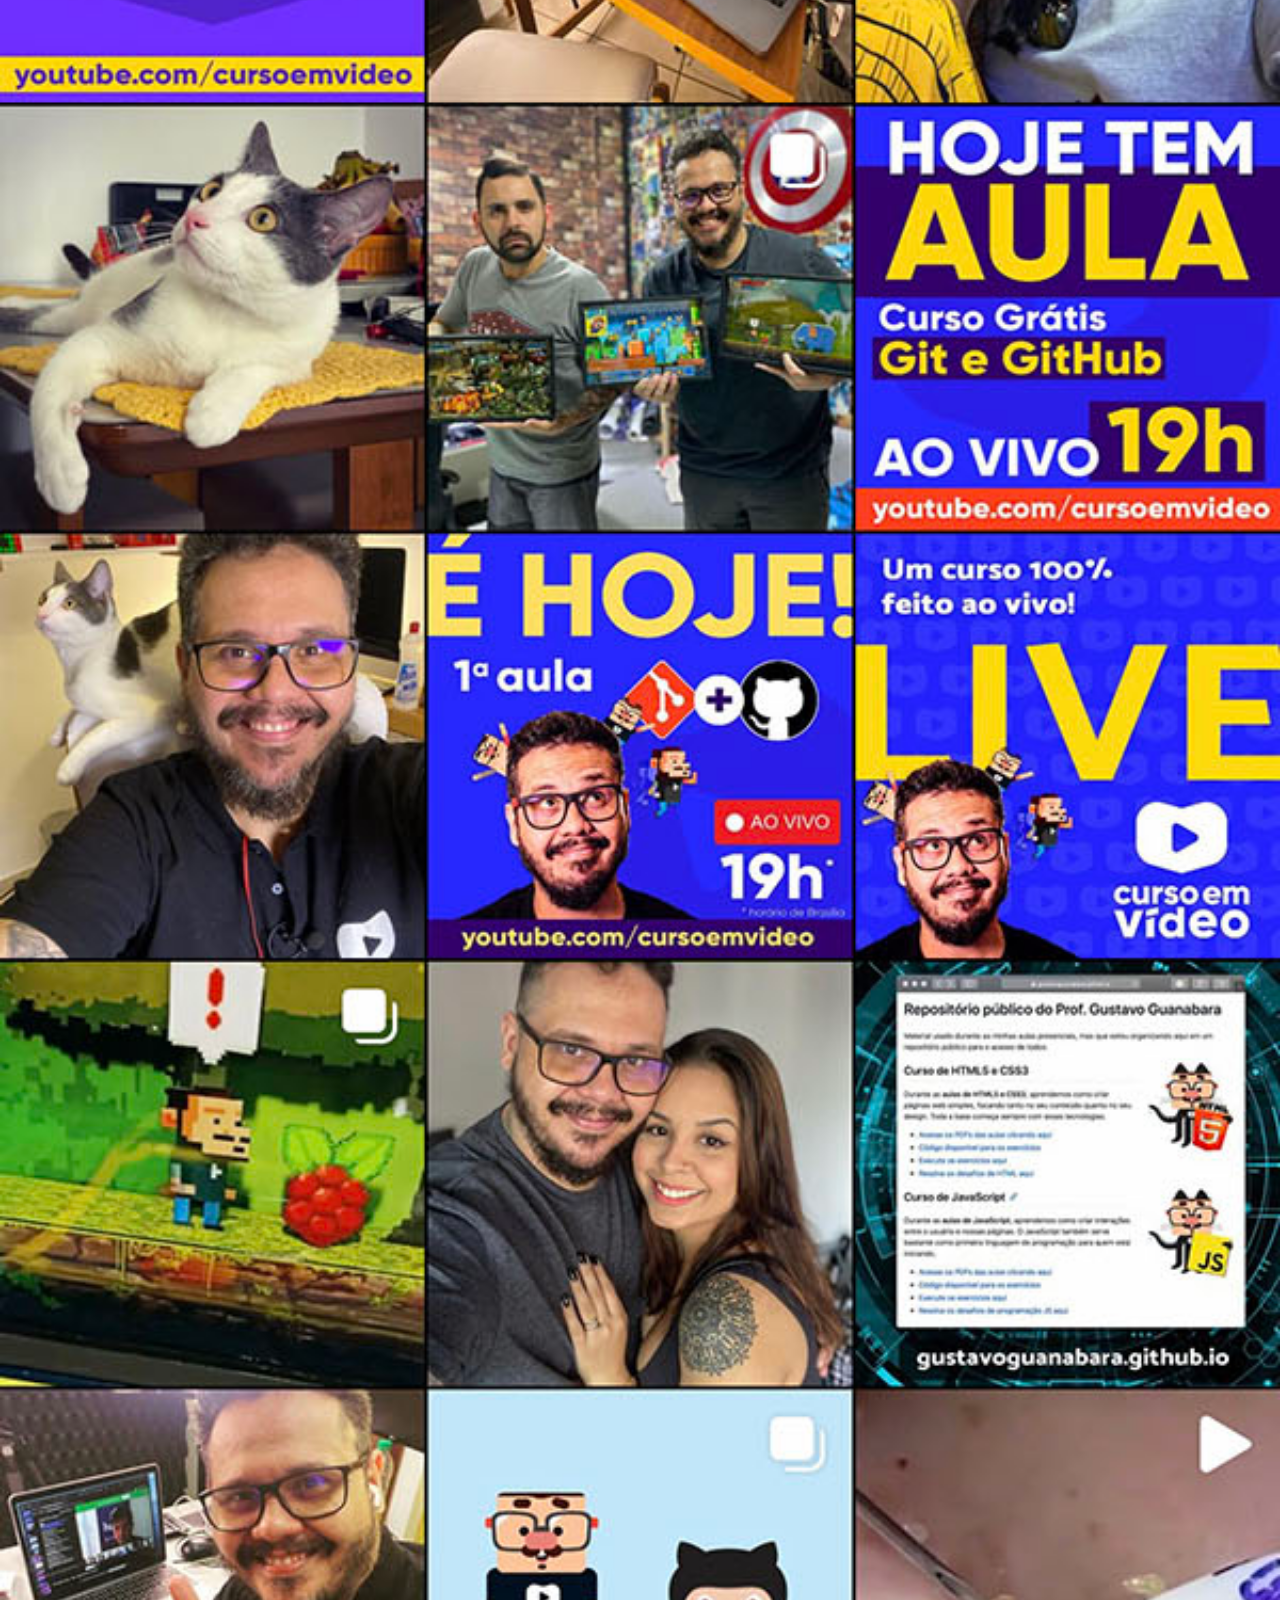
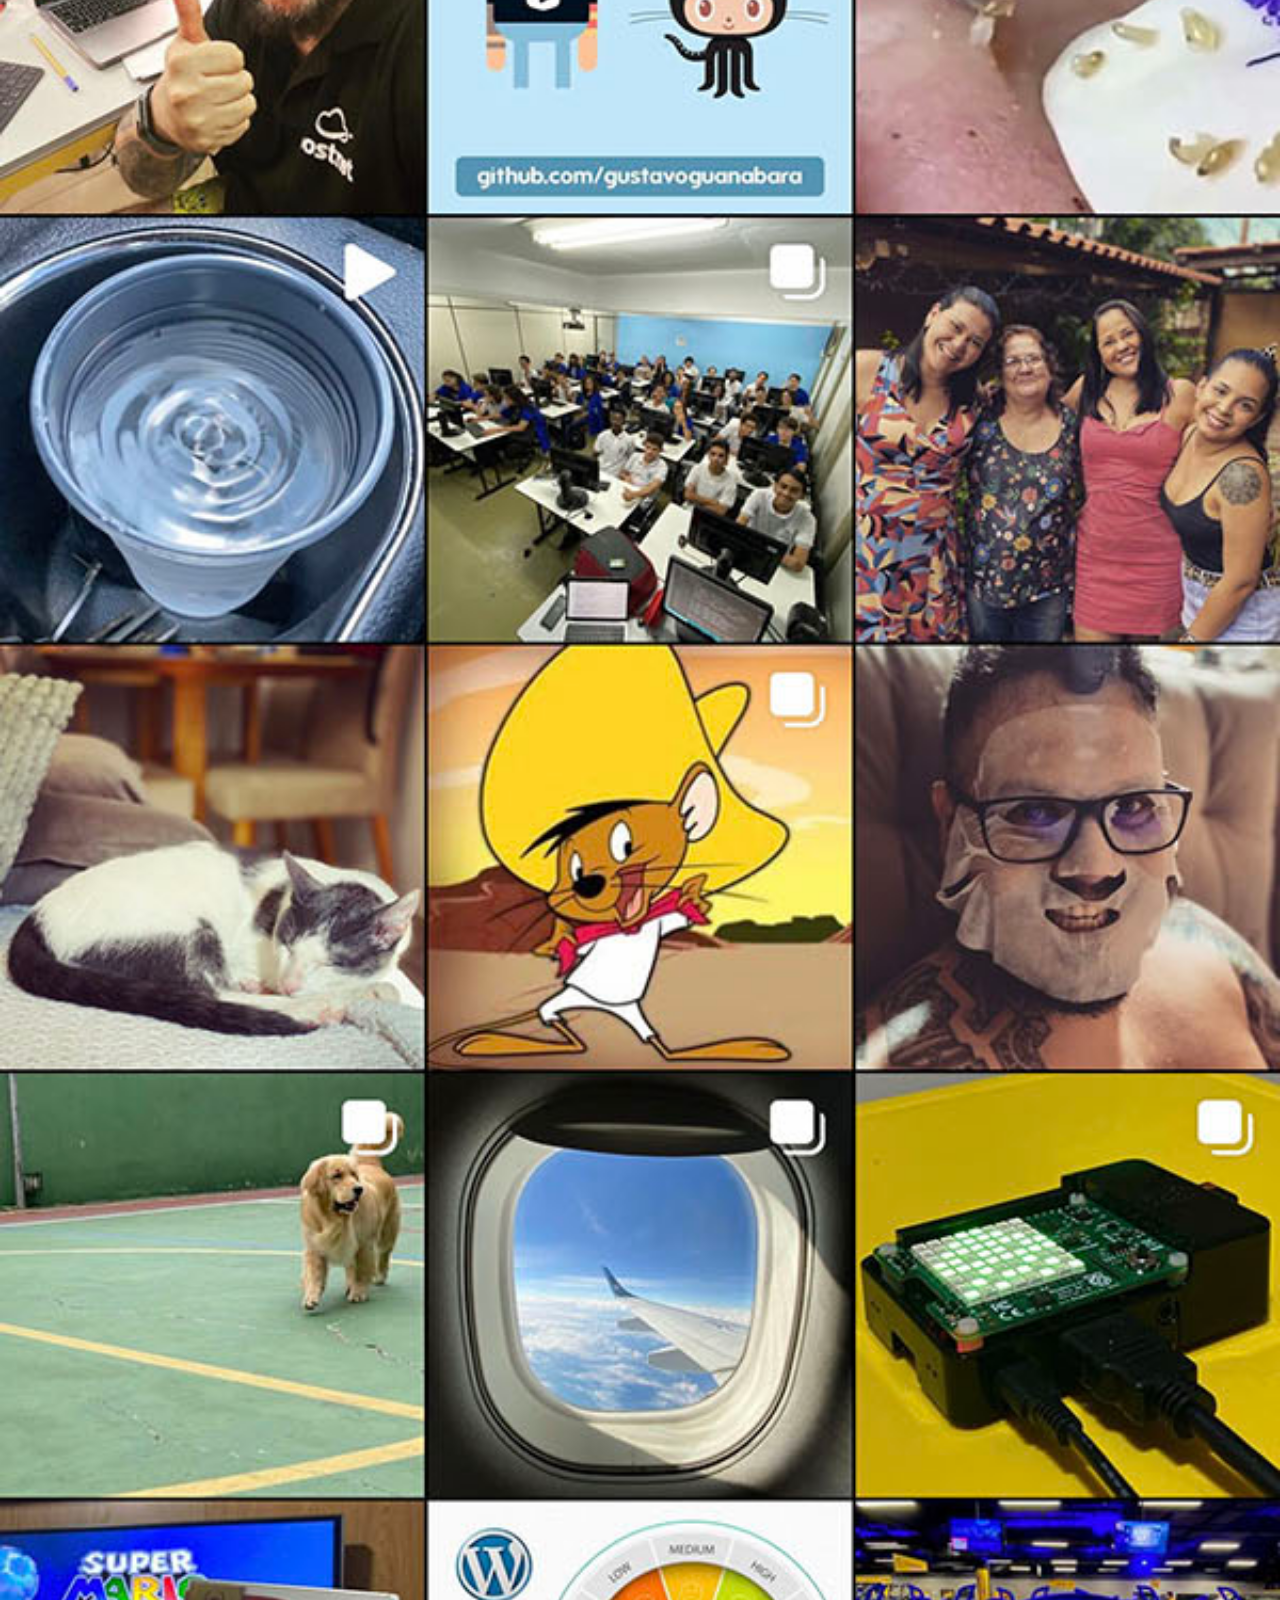
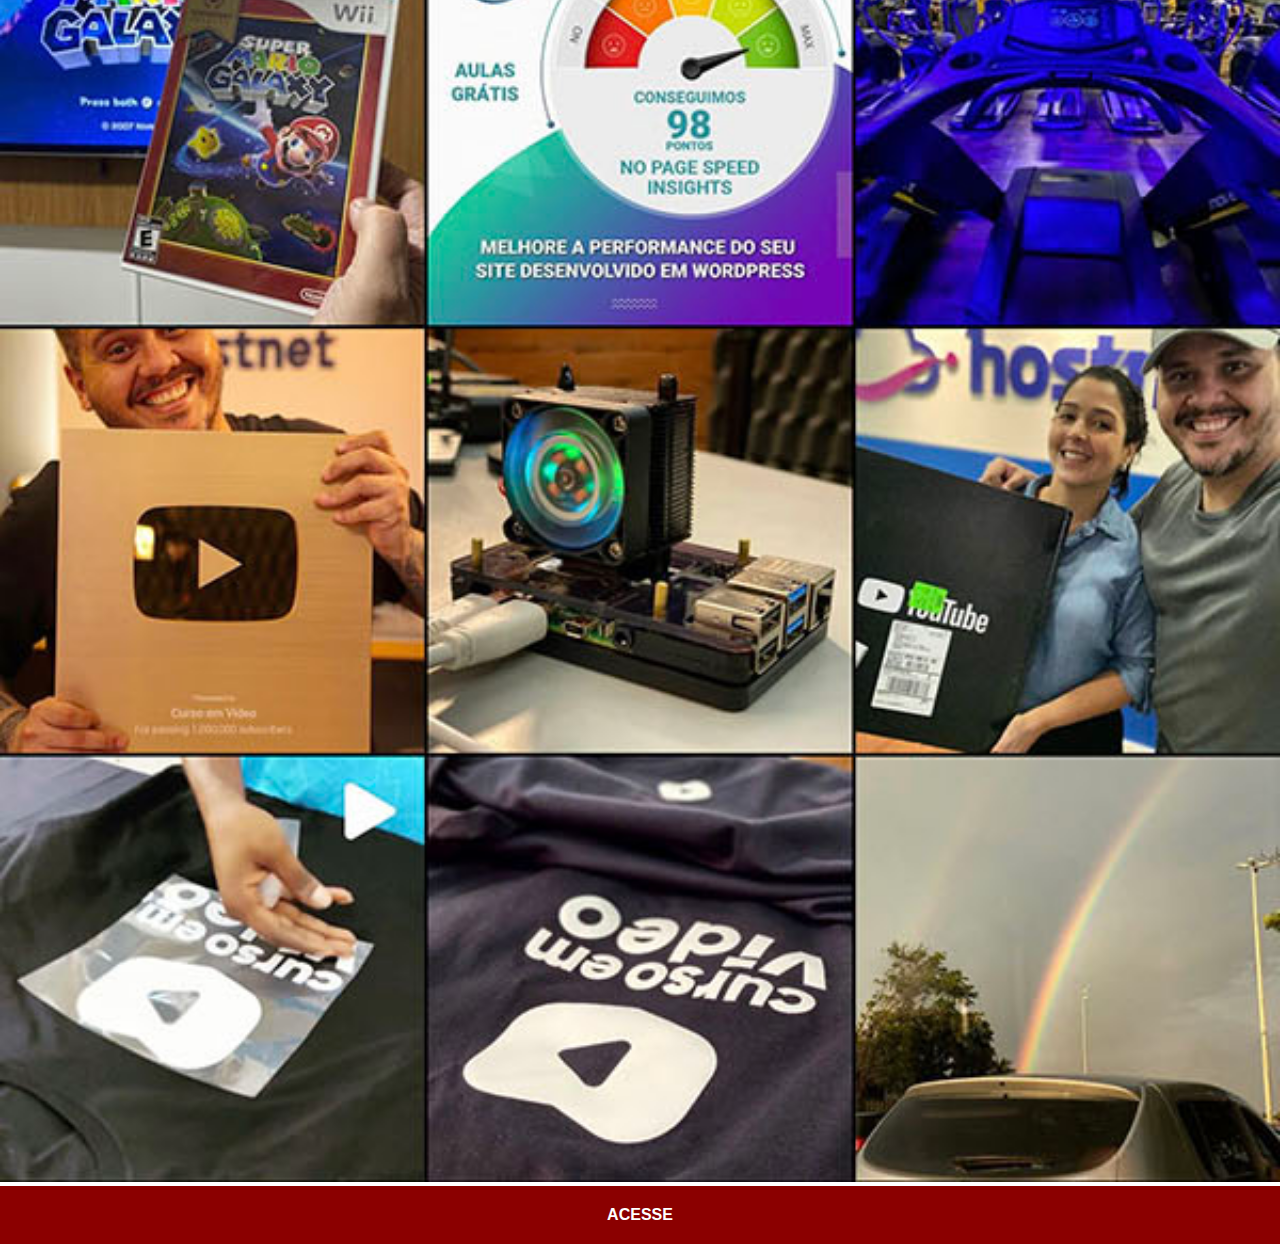
<file: instagram.html>
<!DOCTYPE html>
<html lang="pt-br">
<head>
    <meta charset="UTF-8">
    <meta name="viewport" content="width=device-width, initial-scale=1.0">
    <title>Instagram</title>
    <link rel="stylesheet" href="estilos/social.css">
    
</head>
<body>
    <img src="imagens/tela-instagram.jpg" alt="Instagram">
    <a href="https://www.instagram.com/gustavoguanabara/" target="_blank">ACESSE</a>
</body>
</html>
</file>
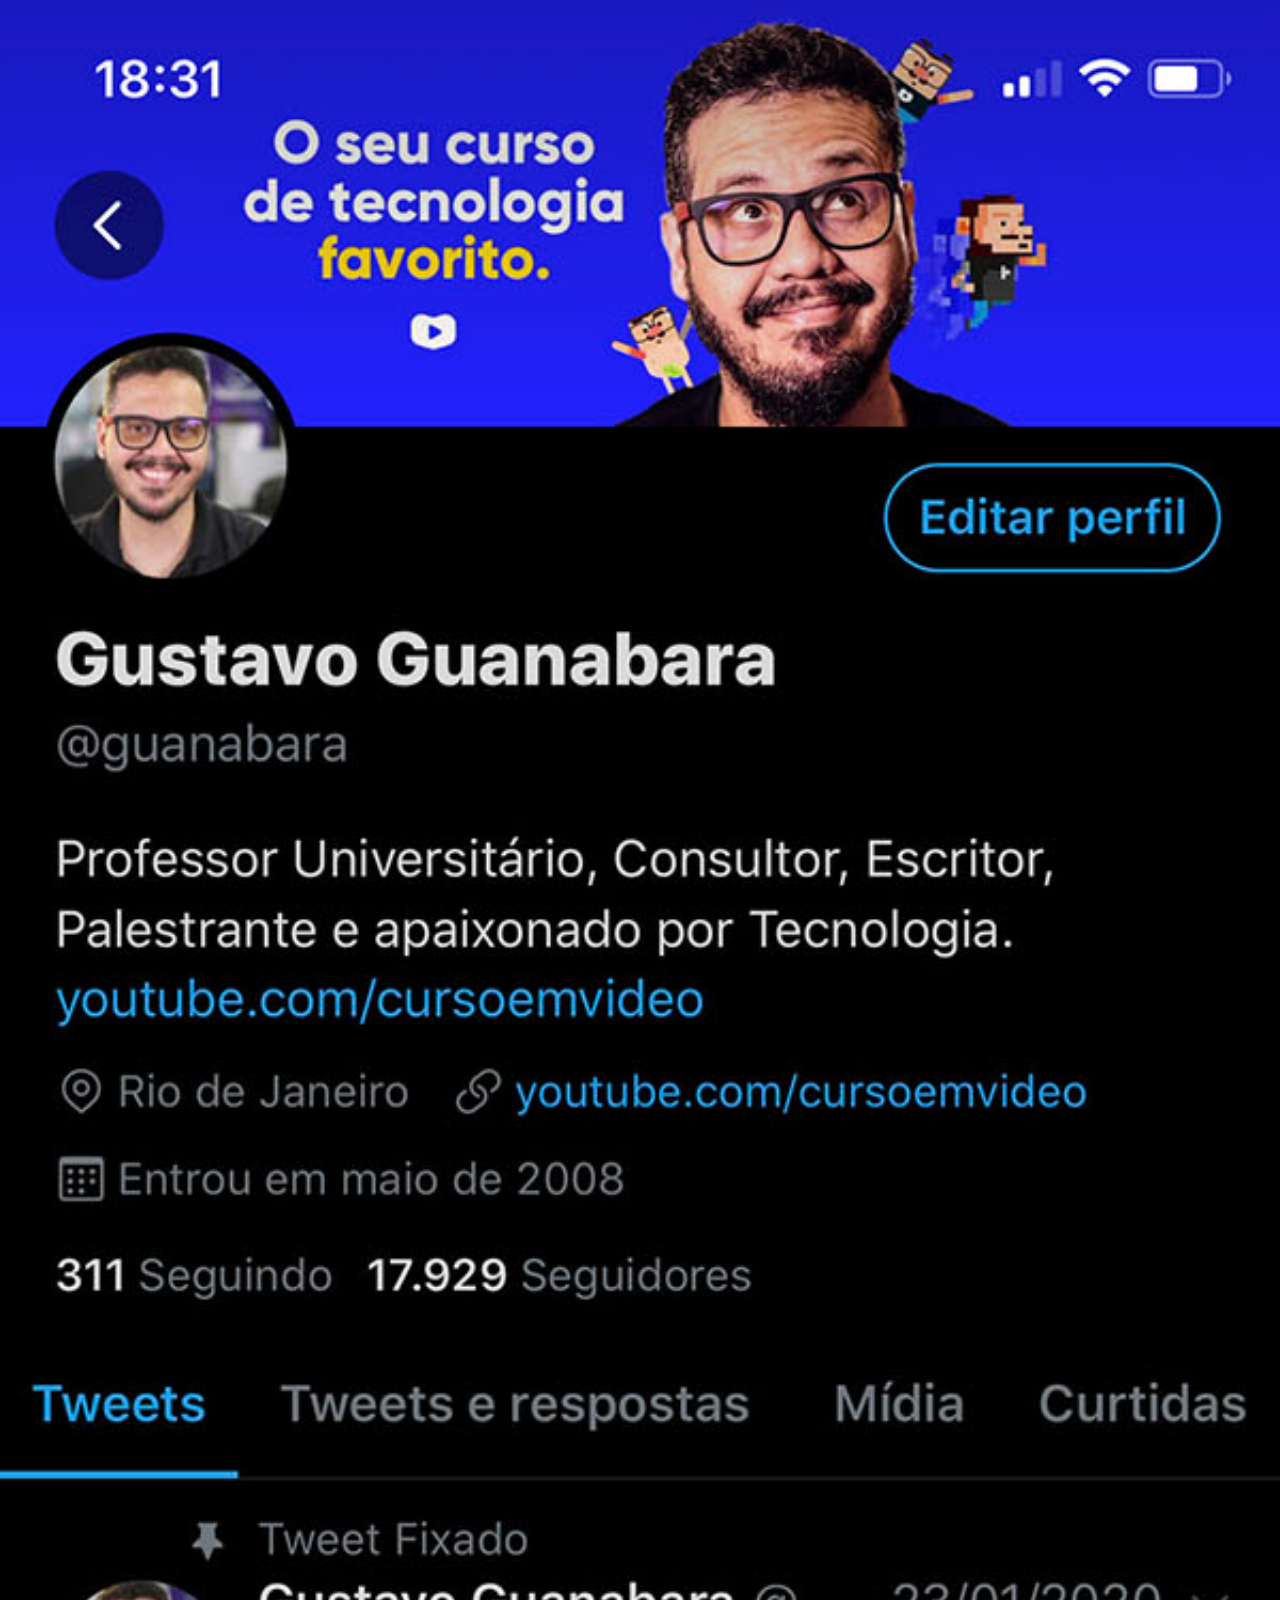
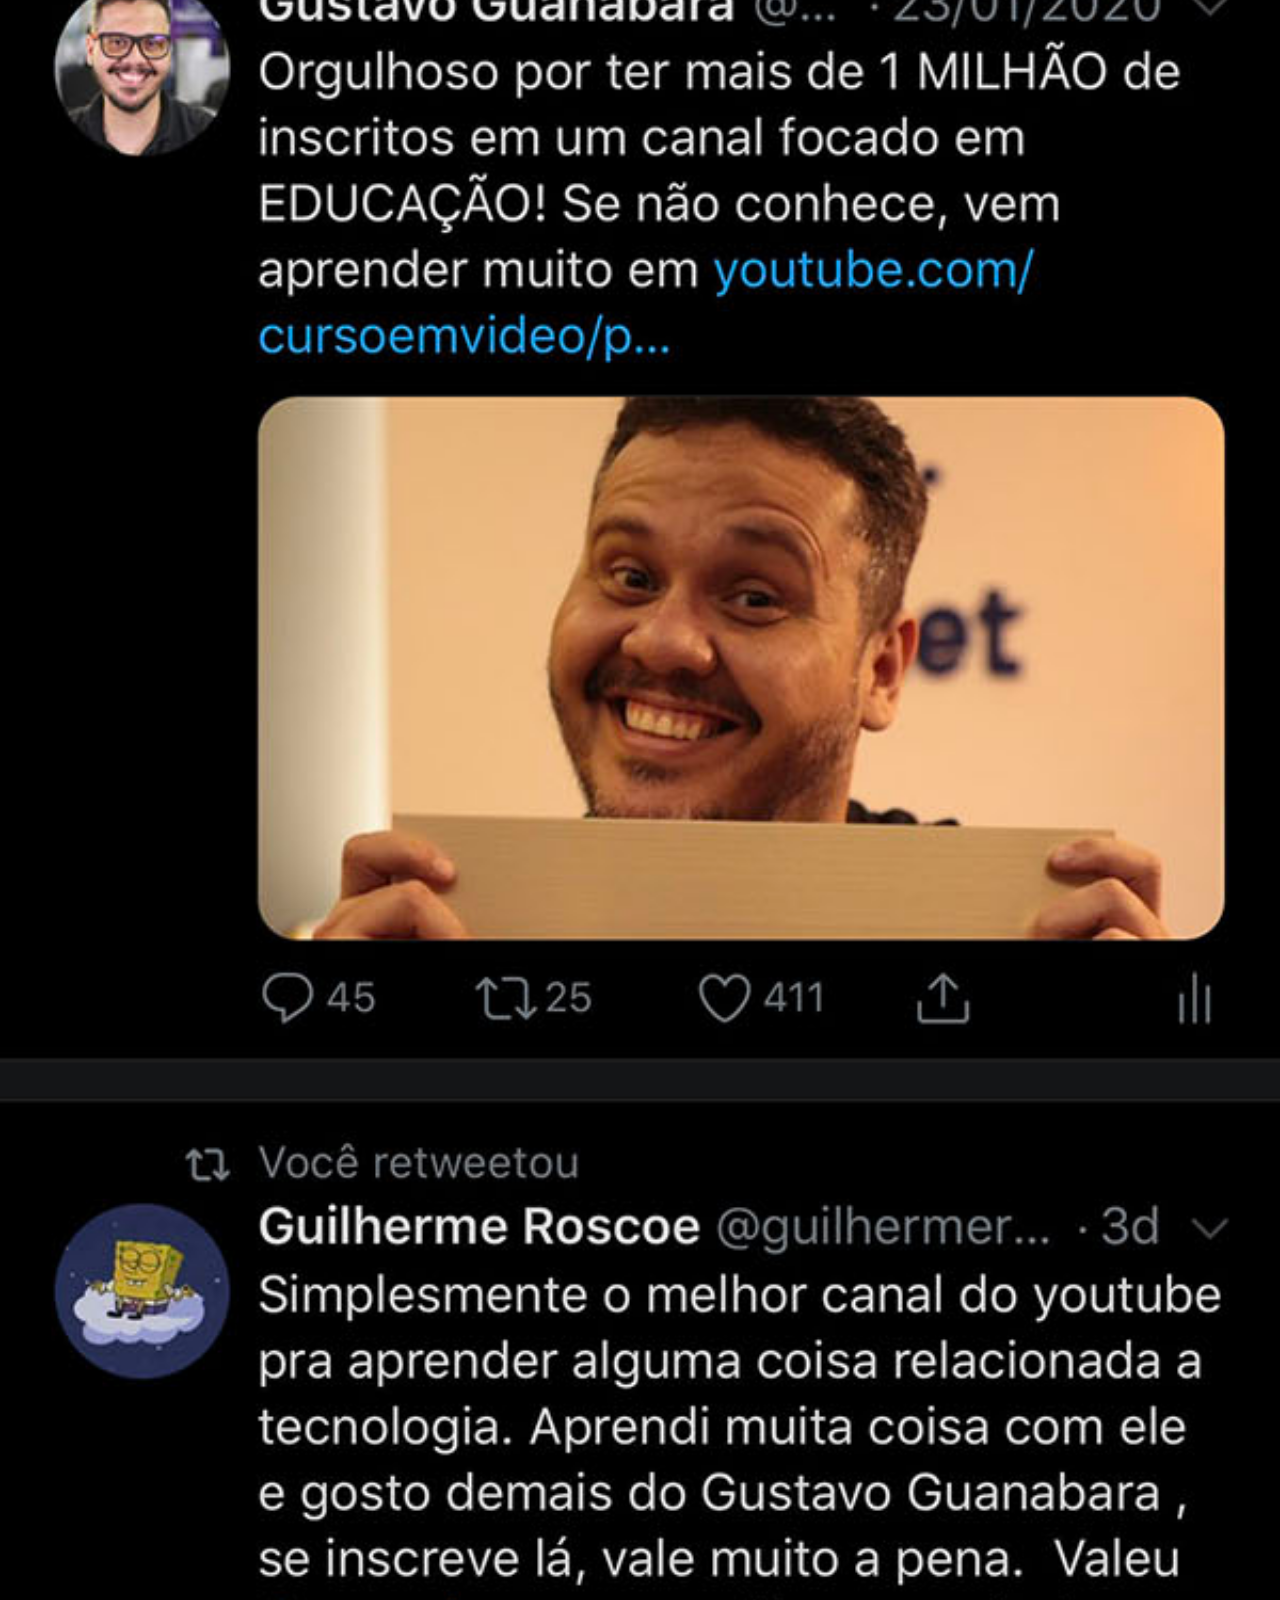
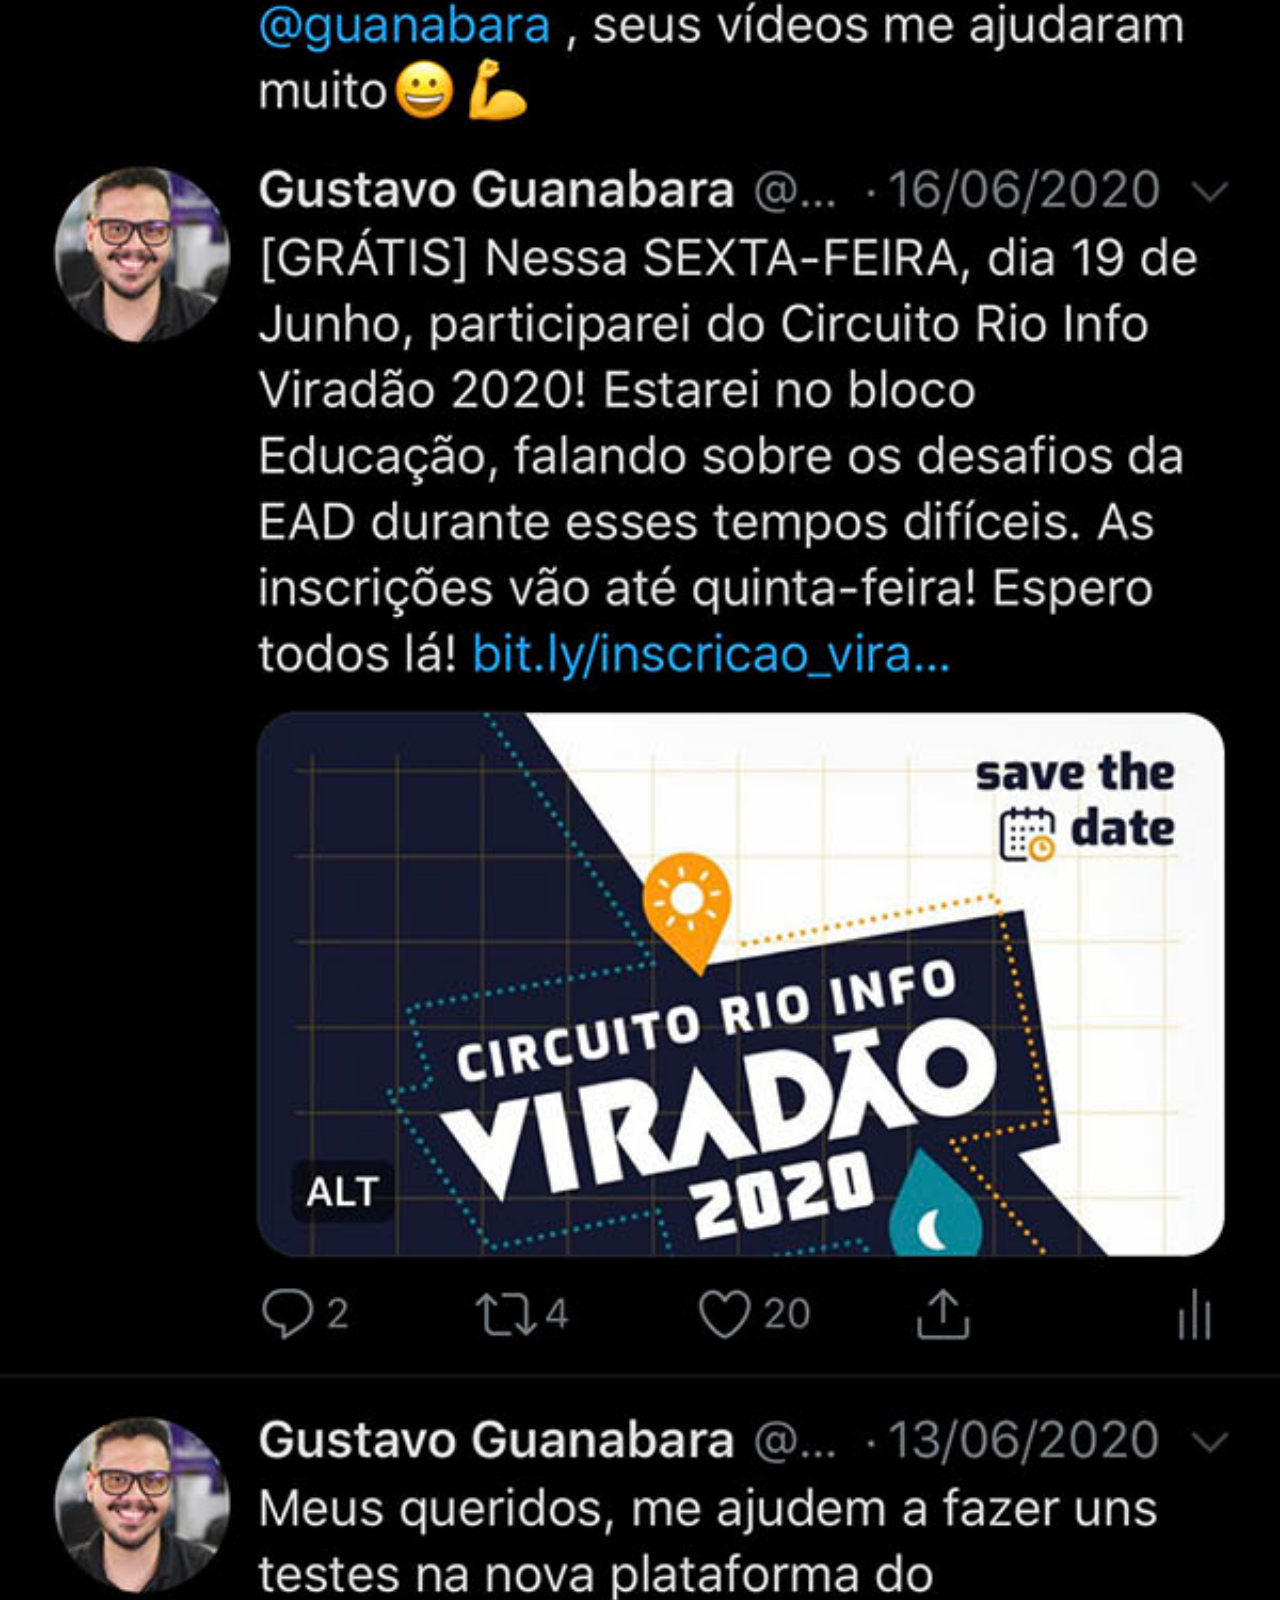
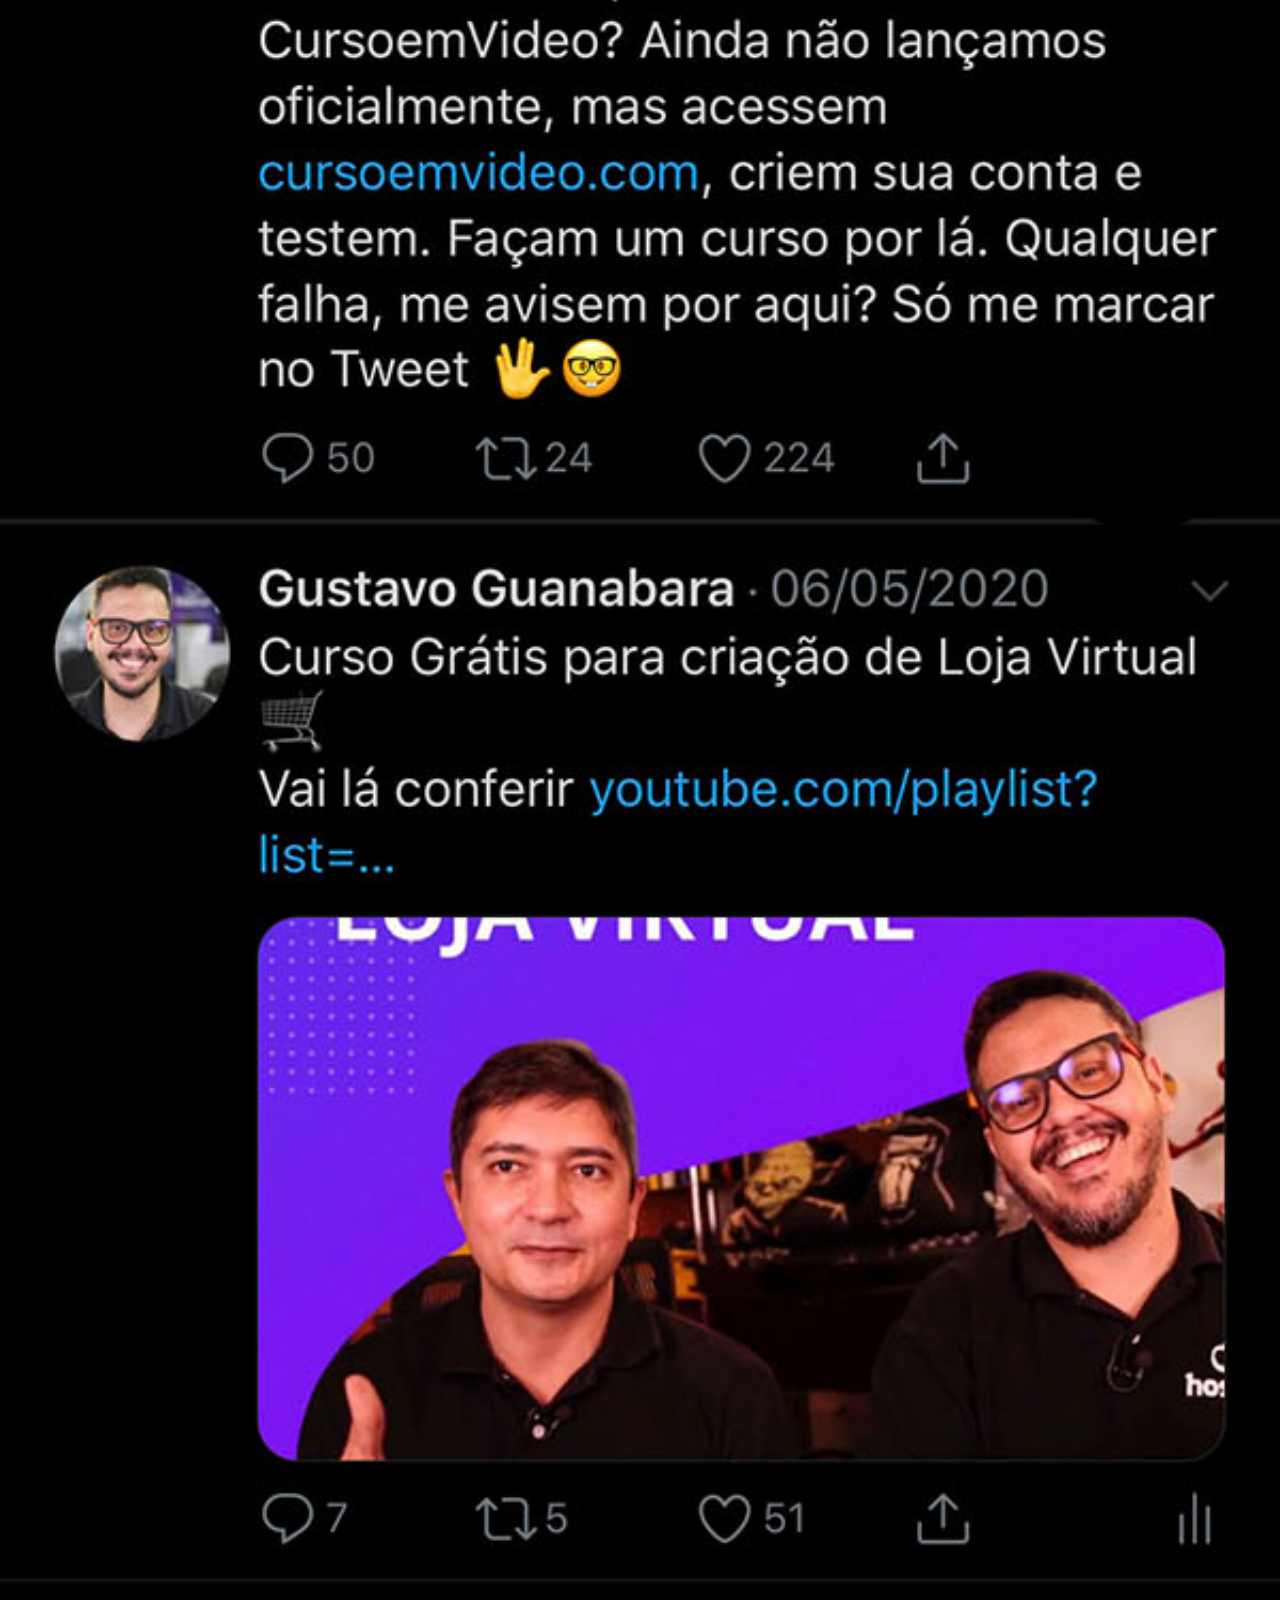
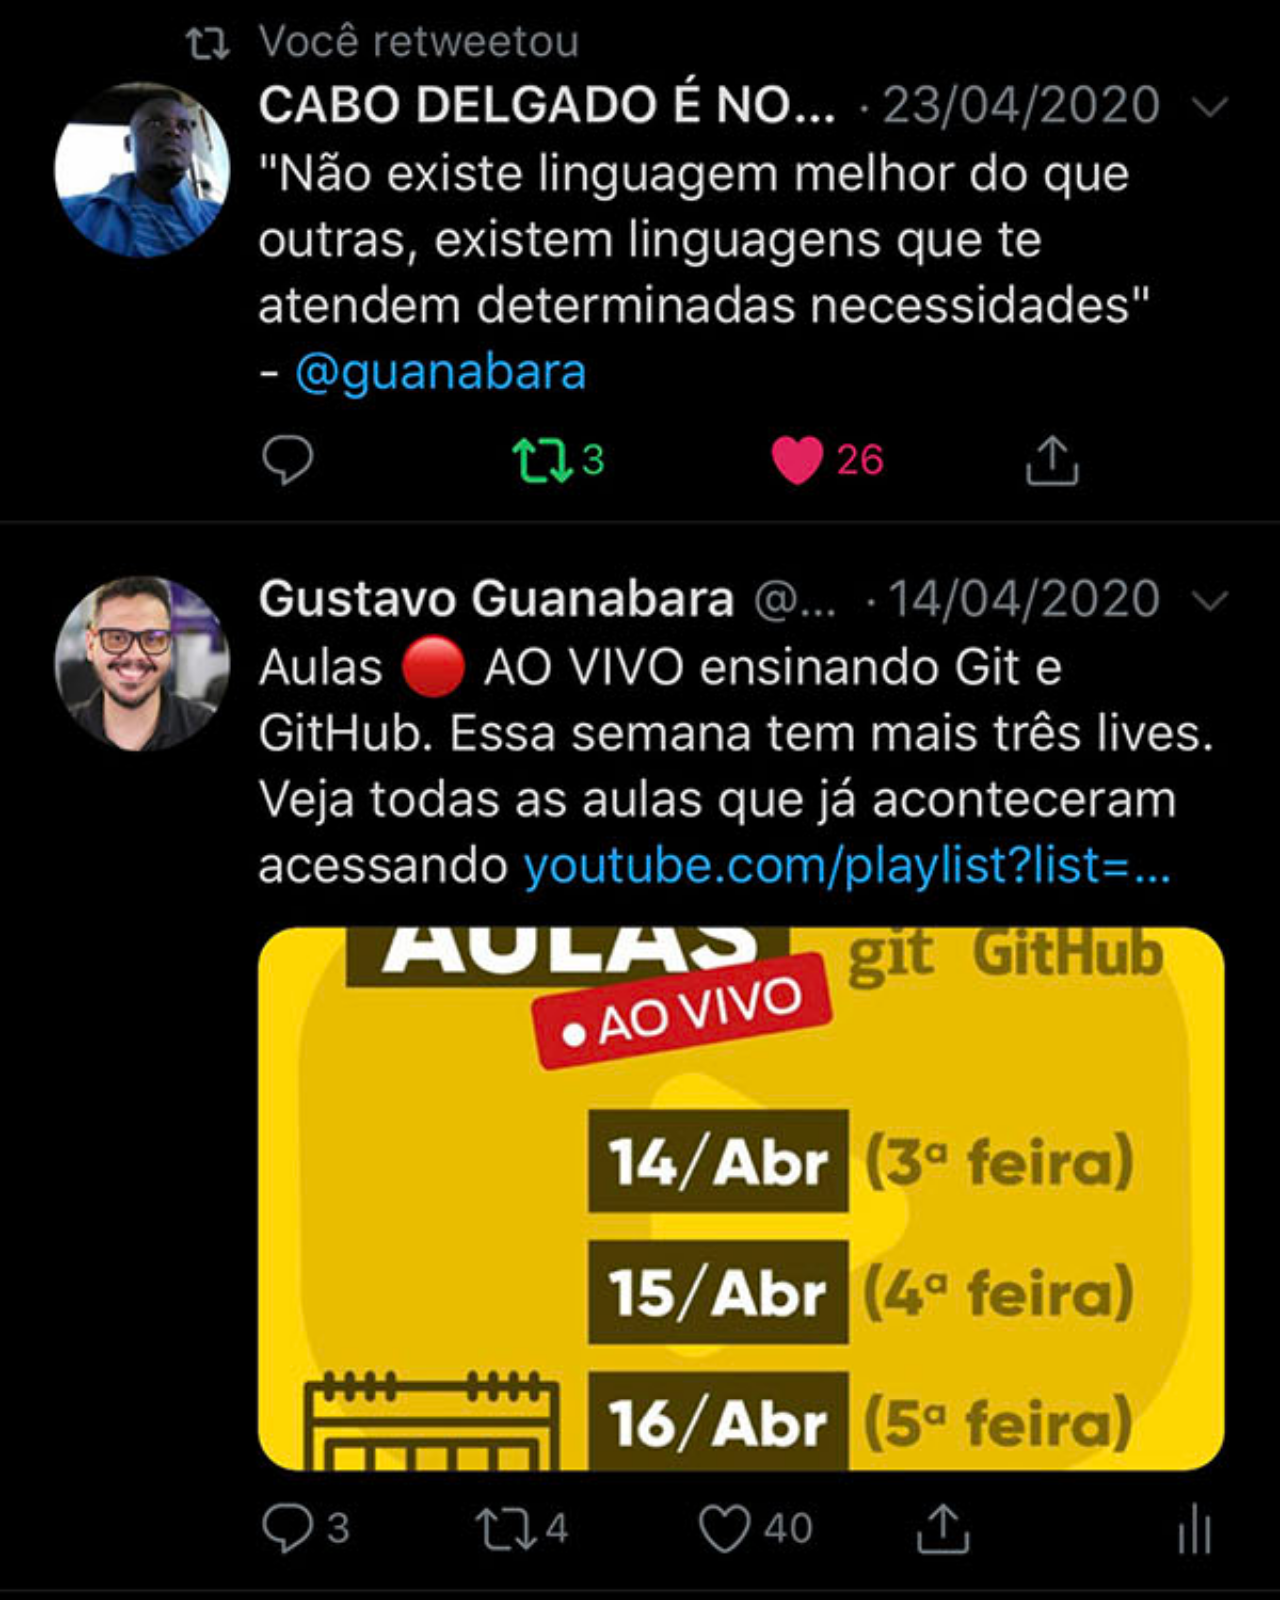
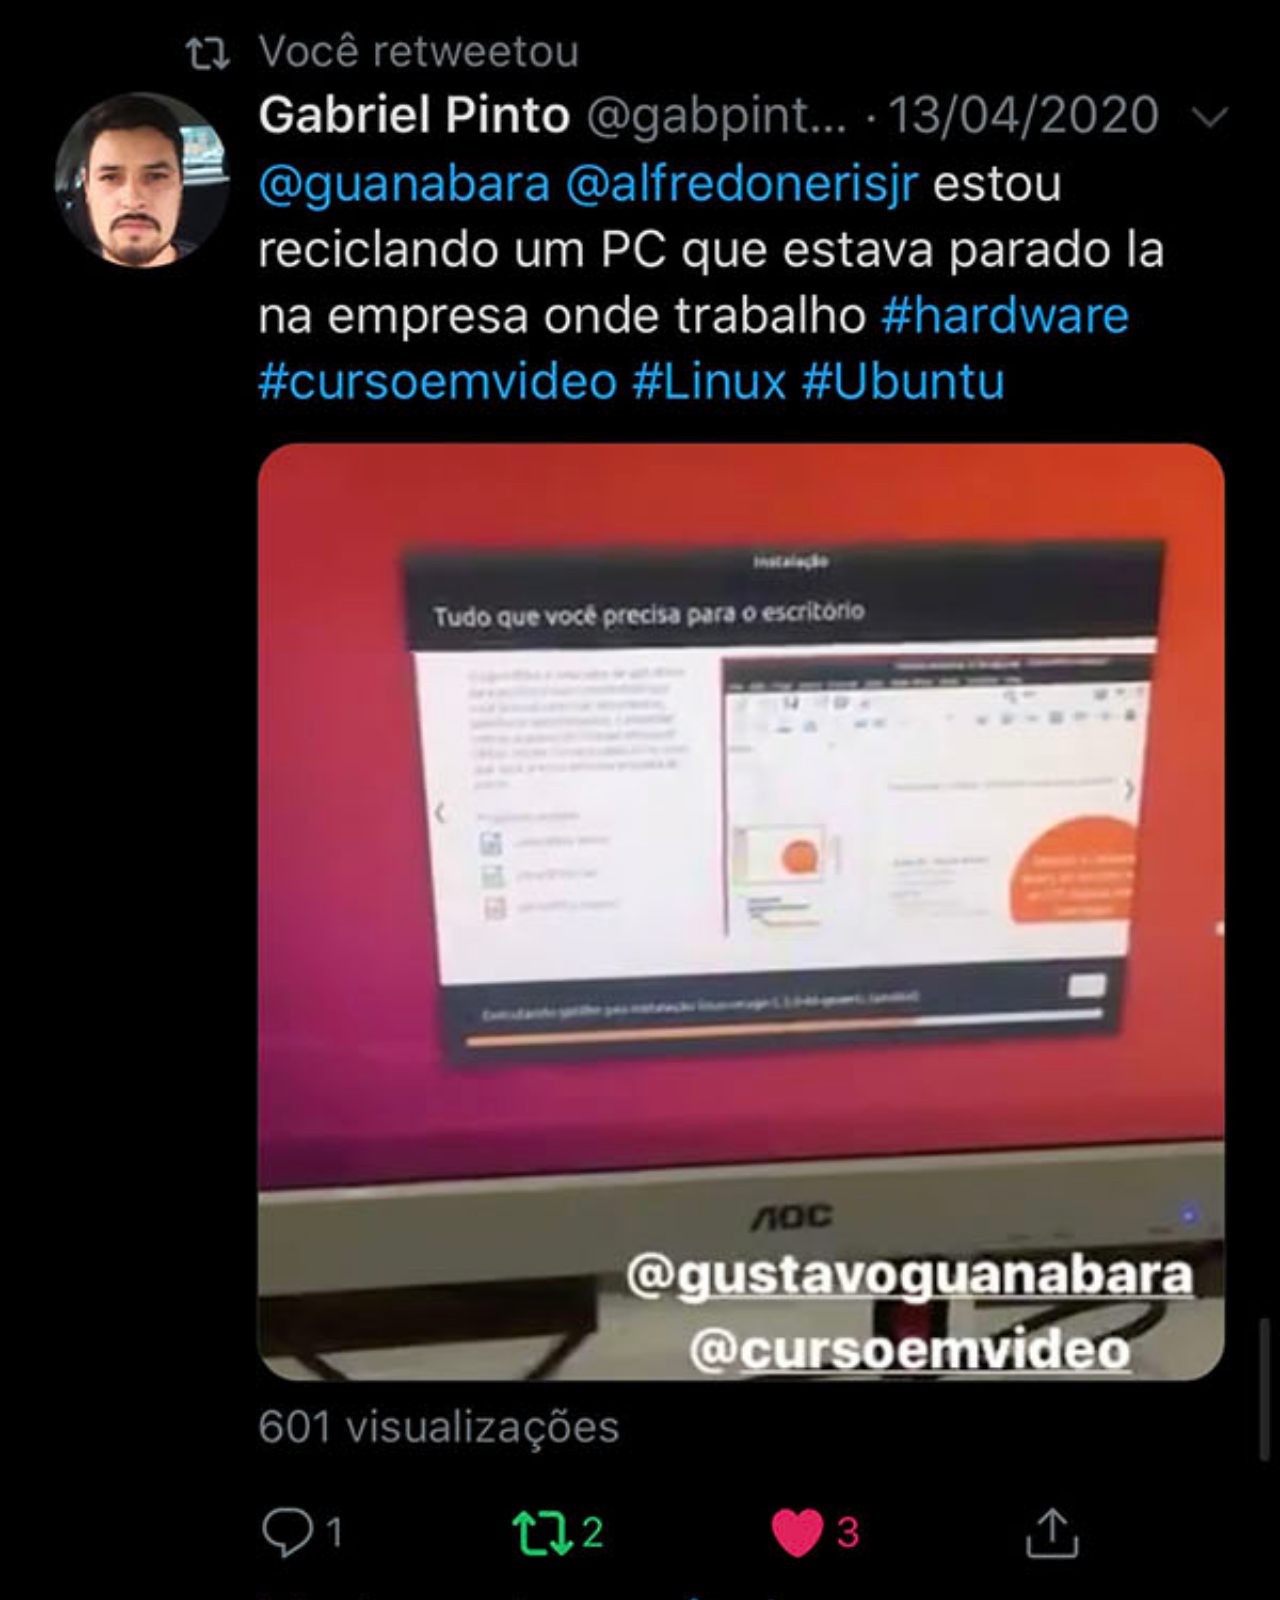
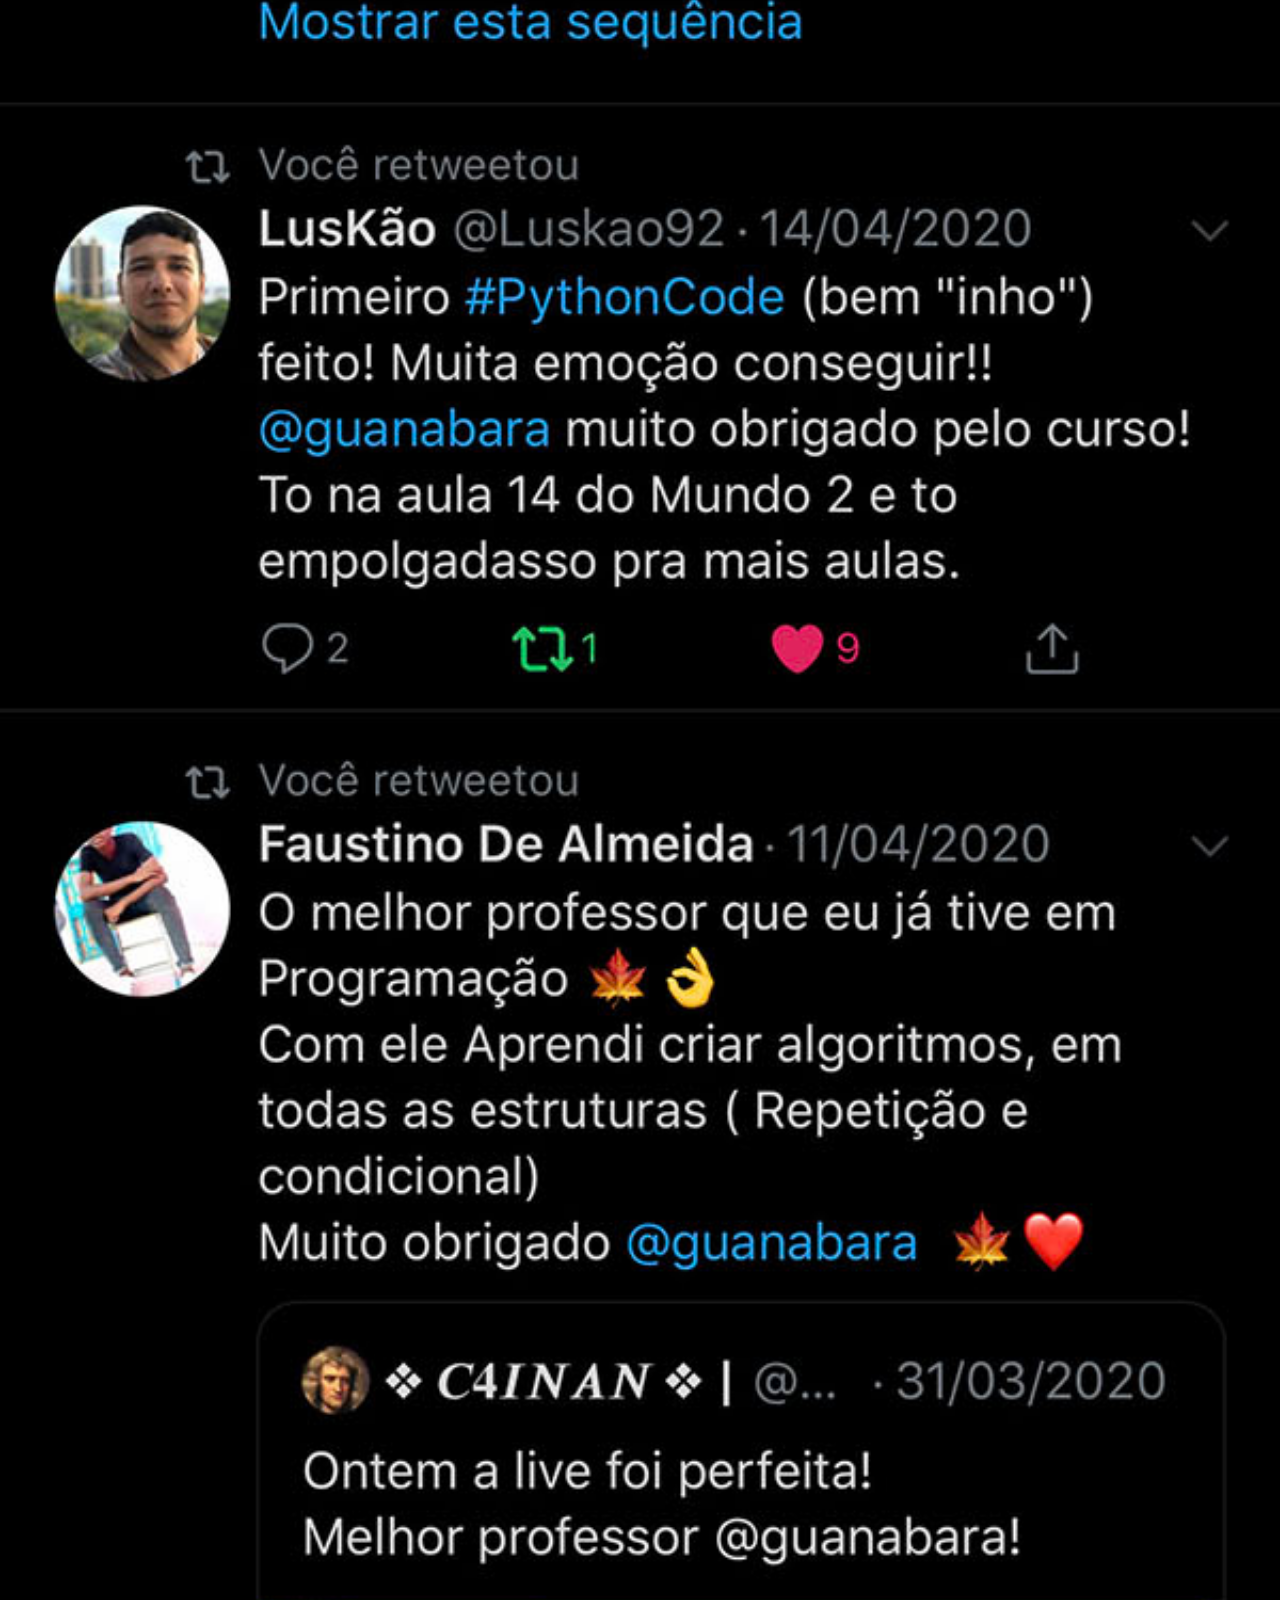
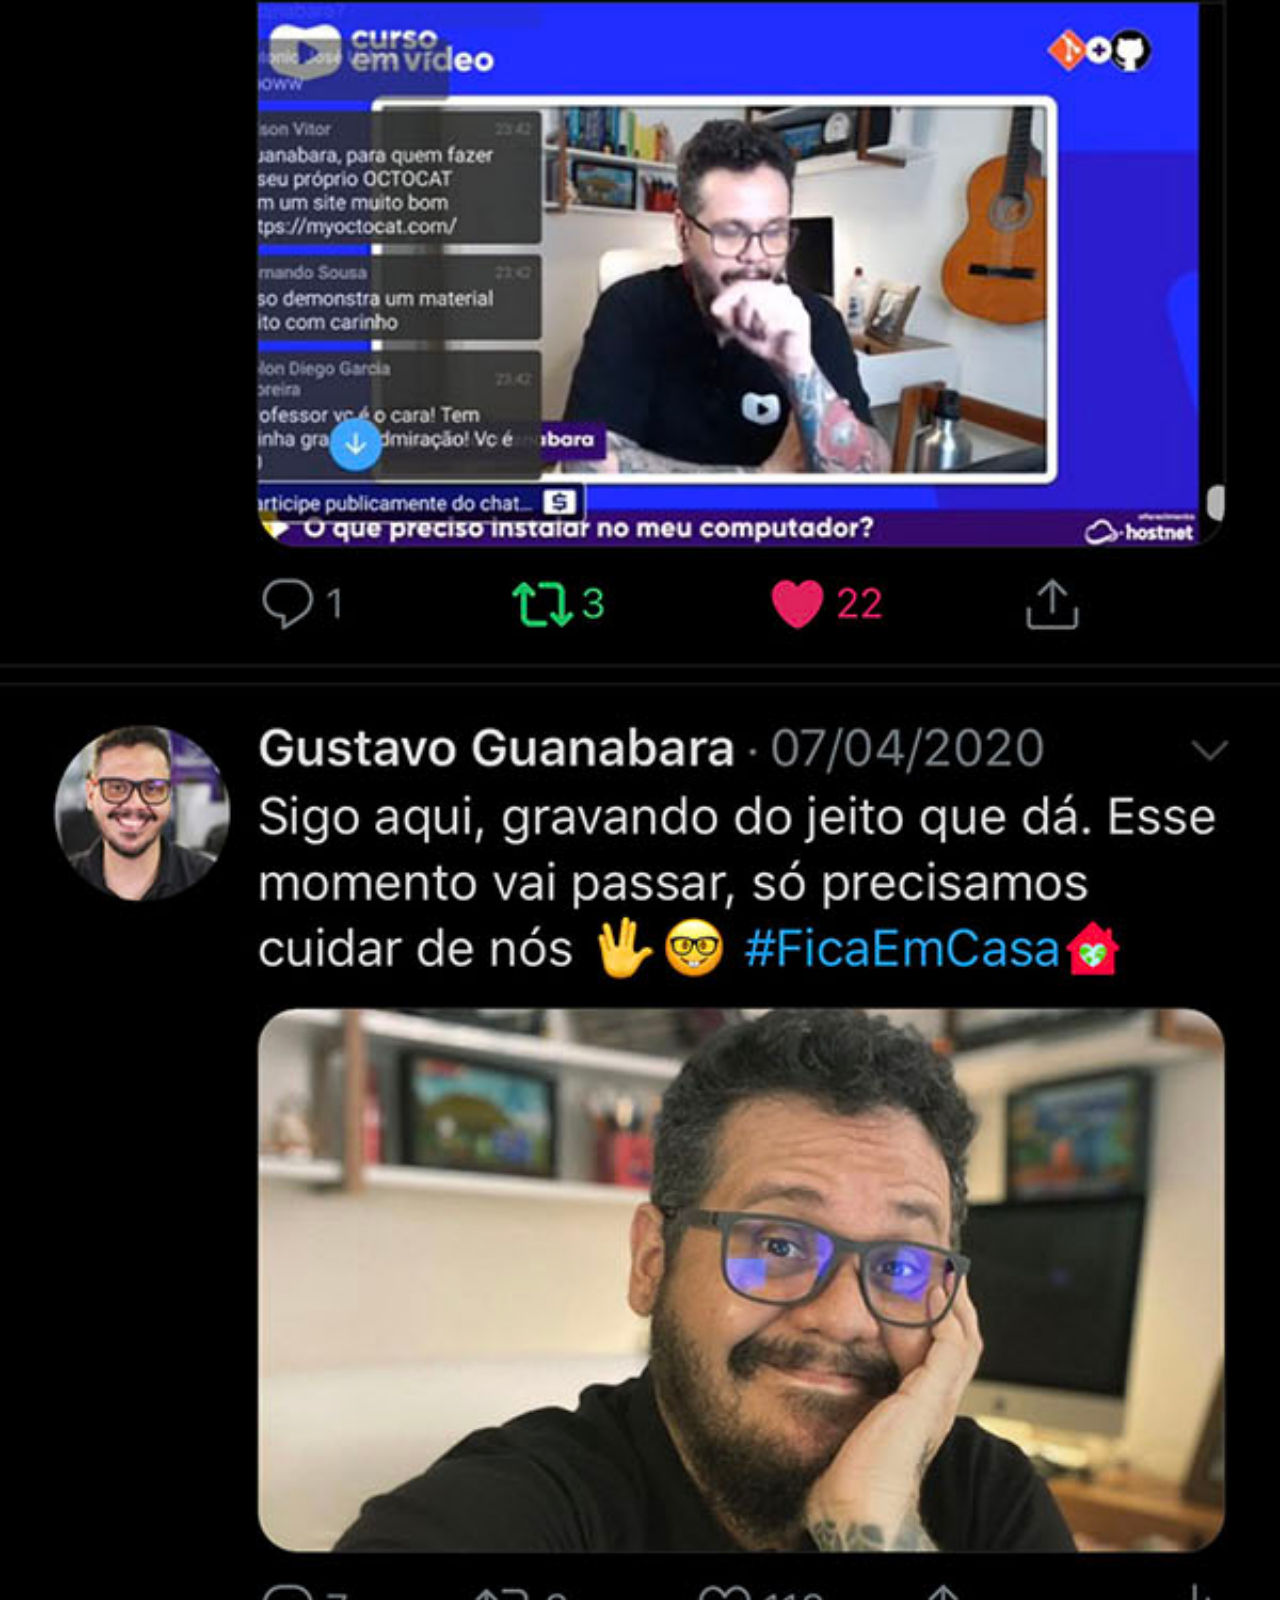
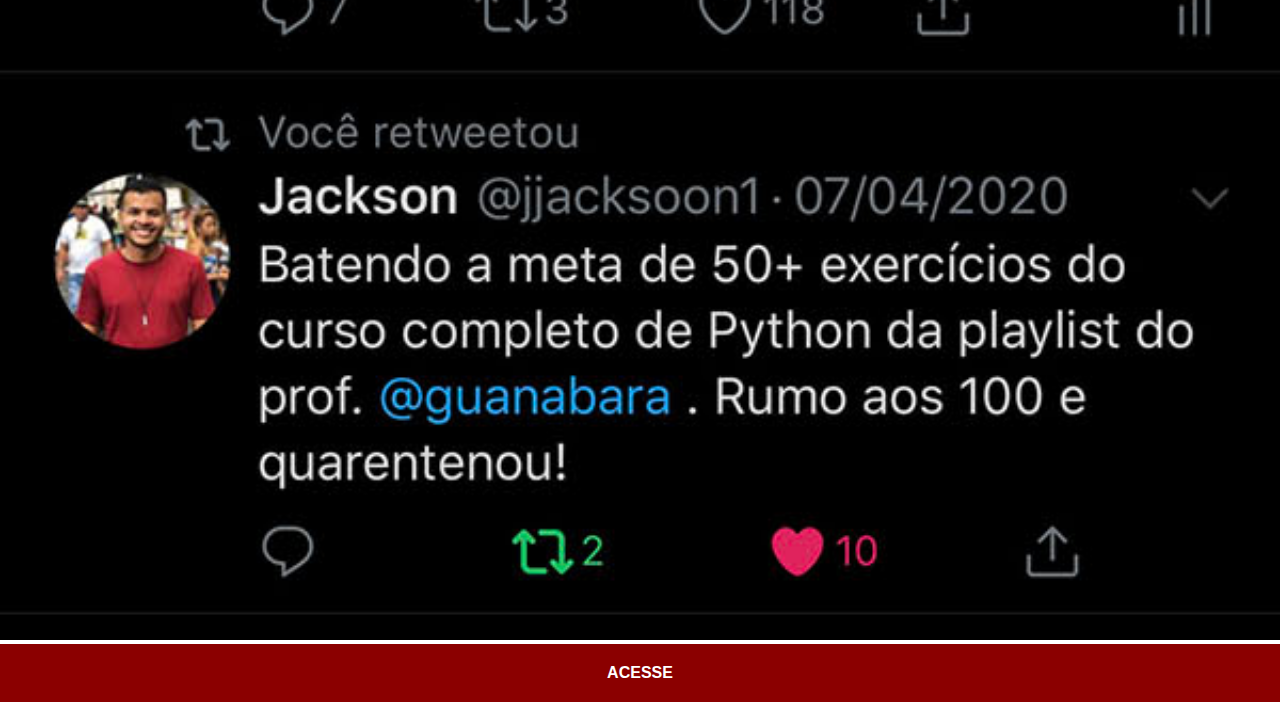
<file: twitter.html>
<!DOCTYPE html>
<html lang="pt-br">
<head>
    <meta charset="UTF-8">
    <meta name="viewport" content="width=device-width, initial-scale=1.0">
    <title>Twitter</title>
    <link rel="stylesheet" href="estilos/social.css">
    
</head>
<body>
    <img src="imagens/tela-twitter.jpg" alt="Twitter">
    <a href="https://twitter.com/guanabara?ref_src=twsrc%5Egoogle%7Ctwcamp%5Eserp%7Ctwgr%5Eauthor" target="_blank">ACESSE</a>
</body>
</html>
</file>
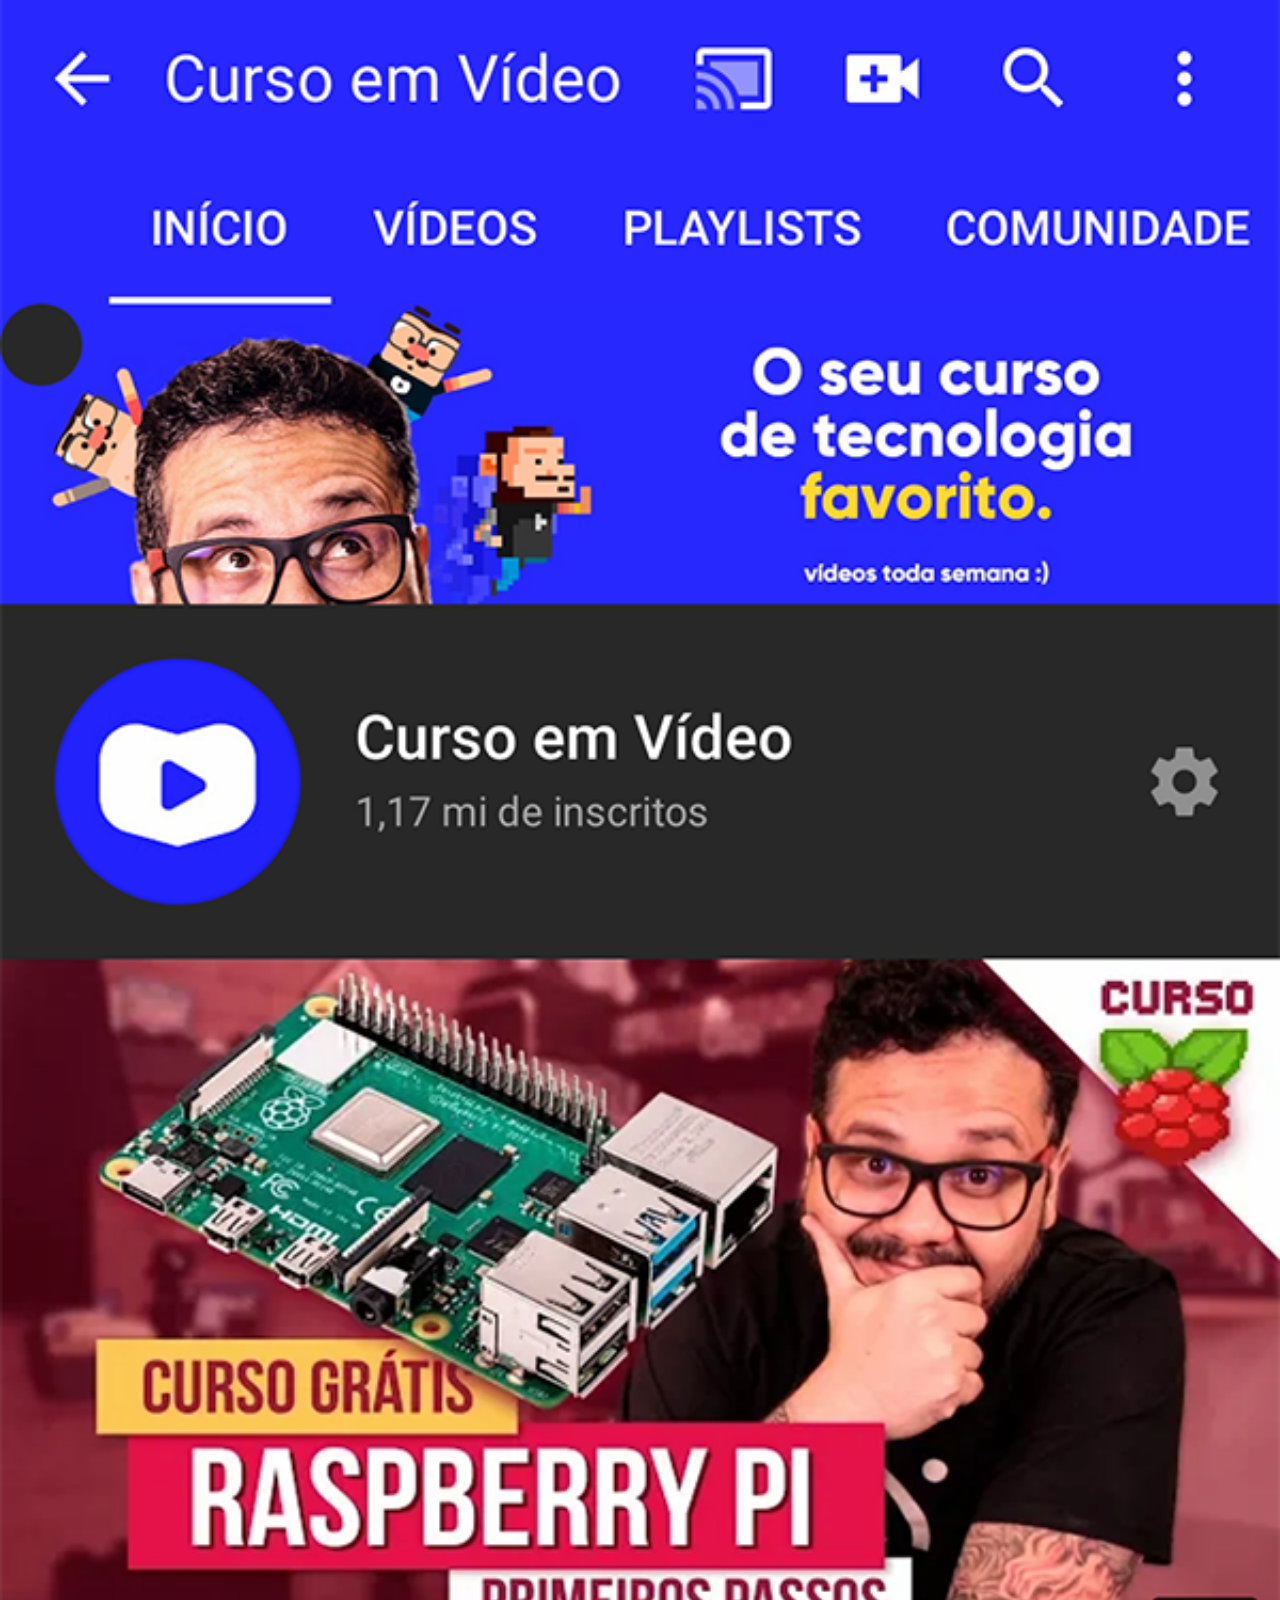
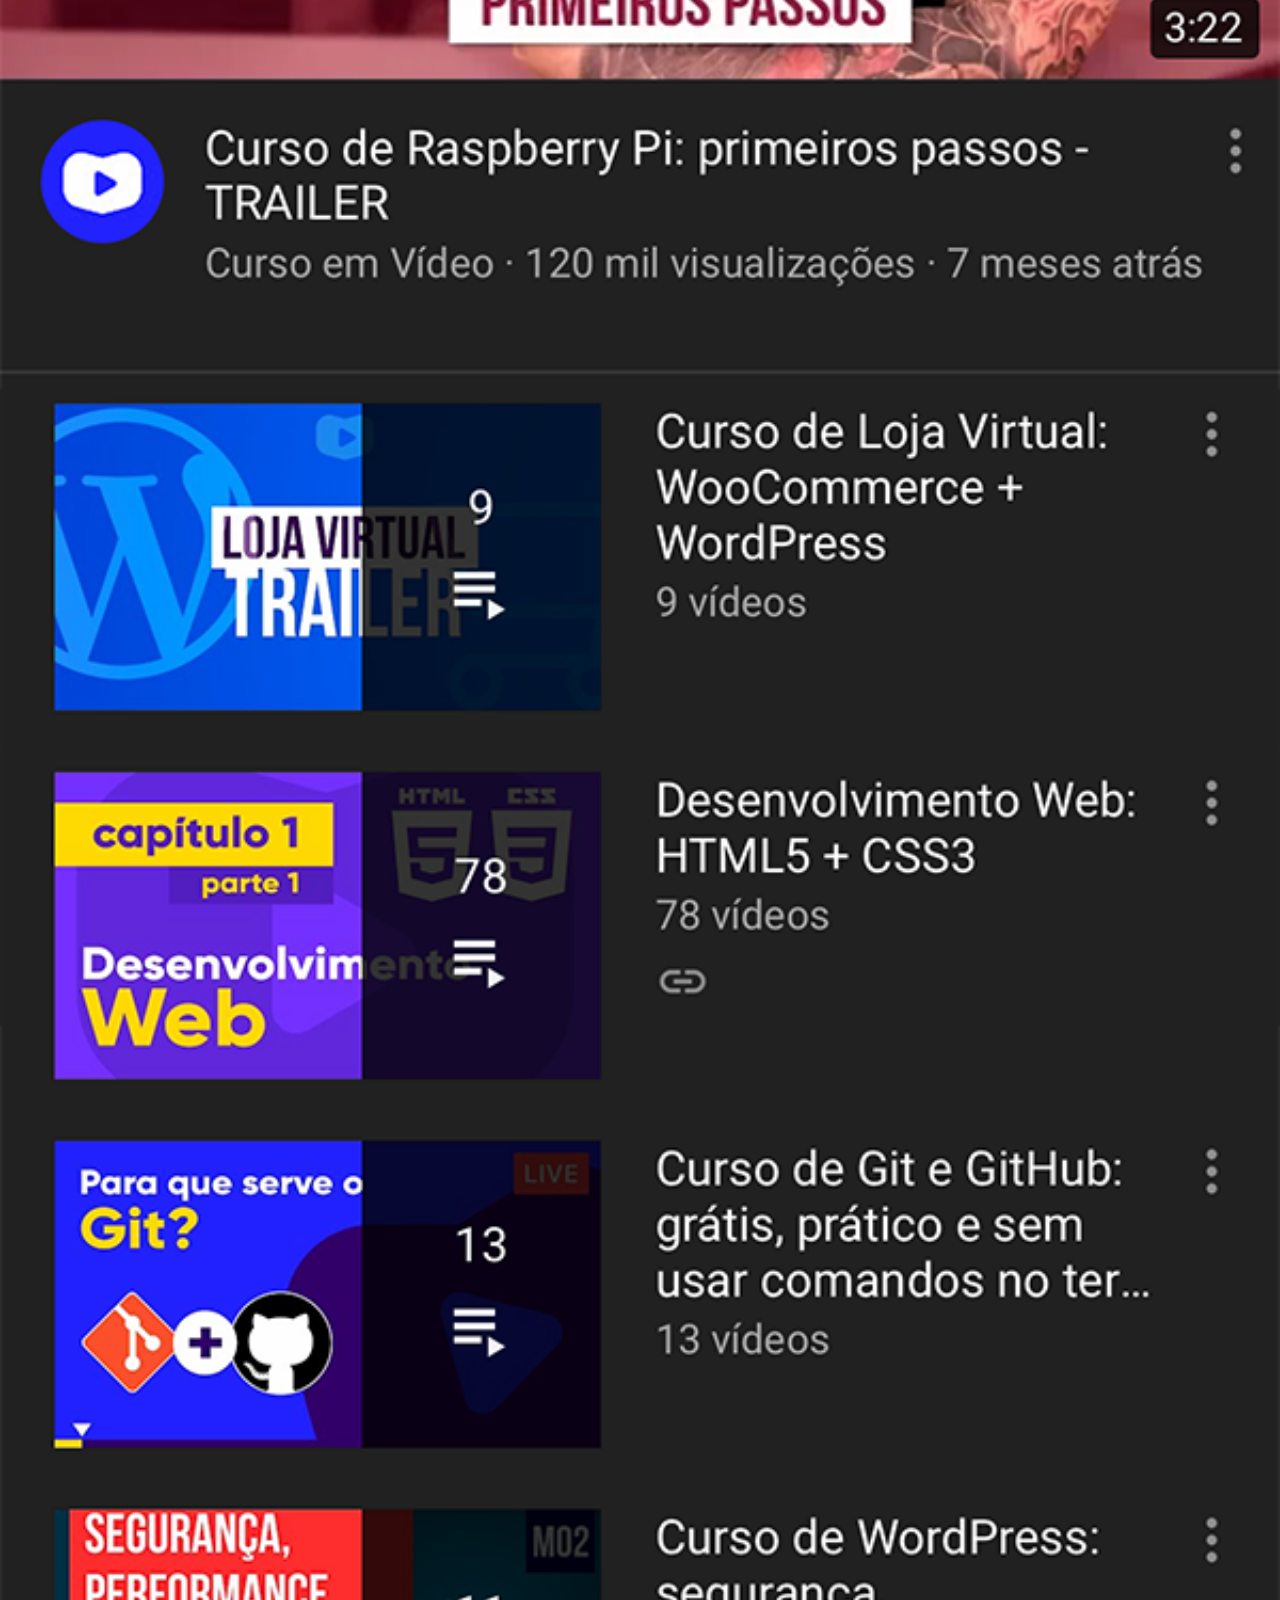
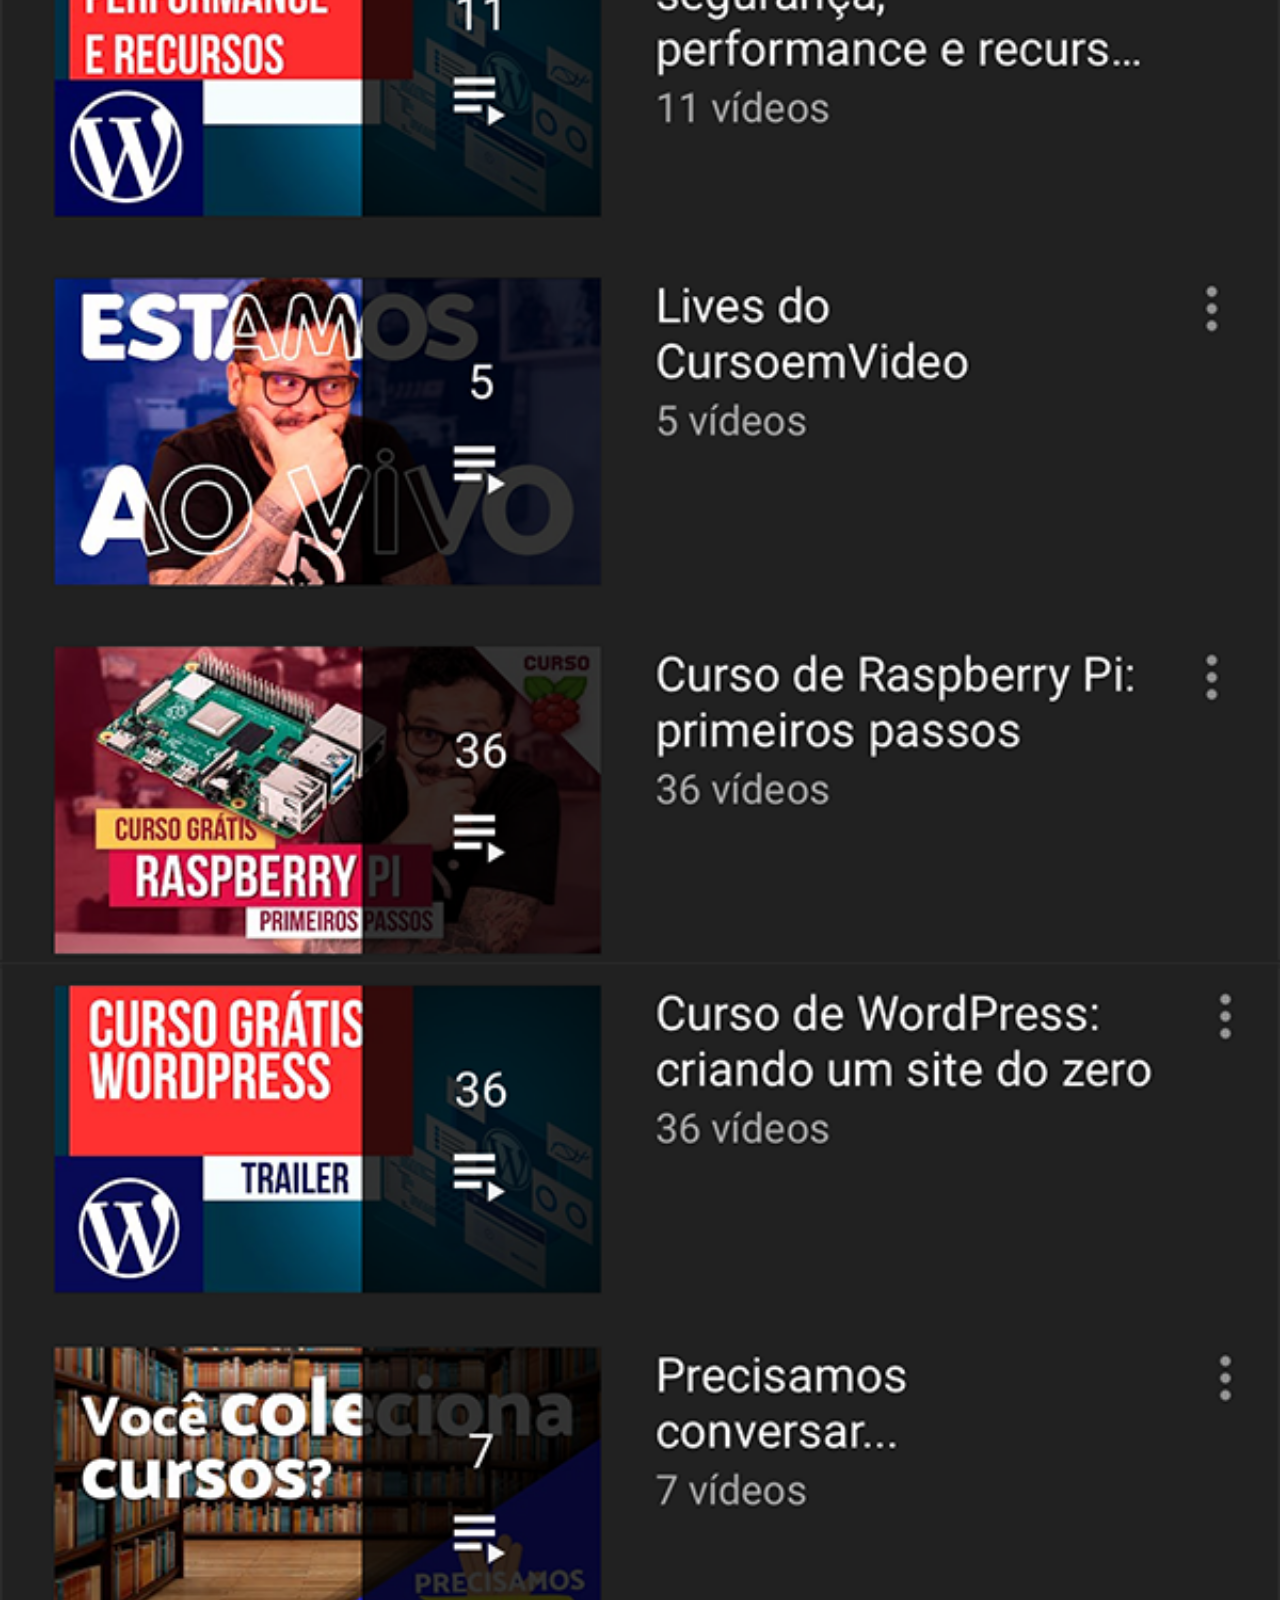
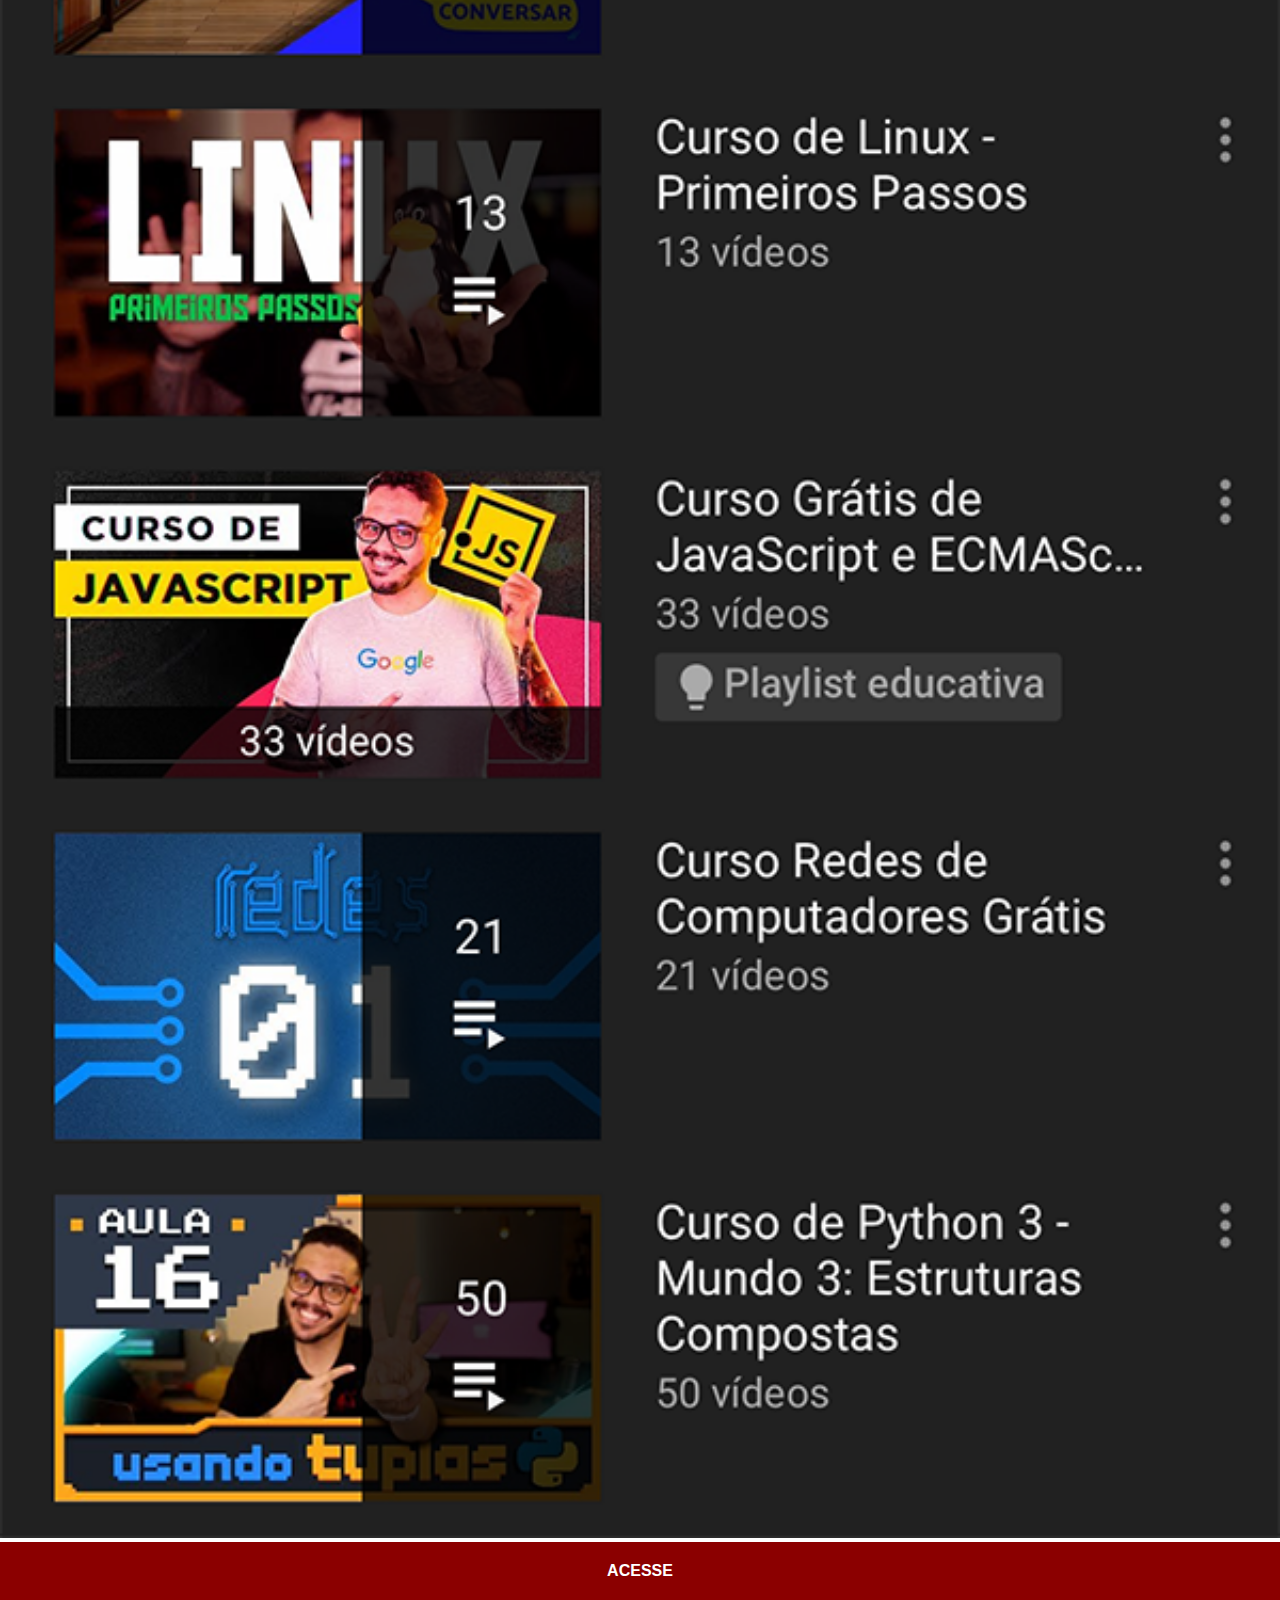
<file: youtube.html>
<!DOCTYPE html>
<html lang="pt-br">
<head>
    <meta charset="UTF-8">
    <meta name="viewport" content="width=device-width, initial-scale=1.0">
    <title>YouTube</title>
    <link rel="stylesheet" href="estilos/social.css">
    
</head>
<body>
    <img src="imagens/tela-youtube.png" alt="YouTube">
    <a href="https://www.youtube.com/@CursoemVideo/playlists" target="_blank">ACESSE</a>
</body>
</html>
</file>
<file: estilos/style.css>
@charset "UTF-8";

* {
    margin: 0px;
    padding: 0px;
    font-family: Arial, Helvetica, sans-serif;
}

html, body {
    height: 100vh;
    width: 100vw;
    background-color: black;
}

body {
    background: url(../imagens/fundo-madeira.jpg) no-repeat top center;
    background-size: cover;
    background-attachment: fixed;
}

main {
    position: relative;
    height: 100vh;
}

section#telefone {
    position: absolute;
    top: 50%;
    left: 50%;
    transform: translate(-50%, -50%);

    height: 627px;
    width: 311px;
    background: url(../imagens/frame-iphone.png) no-repeat;
}

iframe#tela {
    position: relative;
    top: 81px;
    left: 23px;
    width: 265px;
    height: 470px;
}

section#redes {
    text-align: right;
    padding-top: 25vh;
}

section#redes img {
    width: 50px;
    margin: 10px;
    border-radius: 20%;
    box-shadow: 2px 2px 5px rgba(0, 0, 0, 0.400);
    box-sizing: border-box;
}

section#redes img:hover {
    border: 2px solid white;
    transform: translate(-3px, -3px);
    transition: transform .3s, border .5s;
    box-shadow: 5px 5px 10px rgba(0, 0, 0, 0.600);

}
</file>
<file: estilos/social.css>
@charset "UTF-8";

* {
    margin: 0px;
    padding: 0px;
    font-family: Arial, Helvetica, sans-serif;
}

::-webkit-scrollbar {
    width: 0px;
    height: 0px;
}

img {
    width: 100vw;
}

a {
    display: block;
    background-color: darkred;
    color: white;
    padding: 20px;
    text-align: center;
    font-weight: bolder;
    text-decoration: none;
}

a:hover {
    background-color: red;
}
</file>
